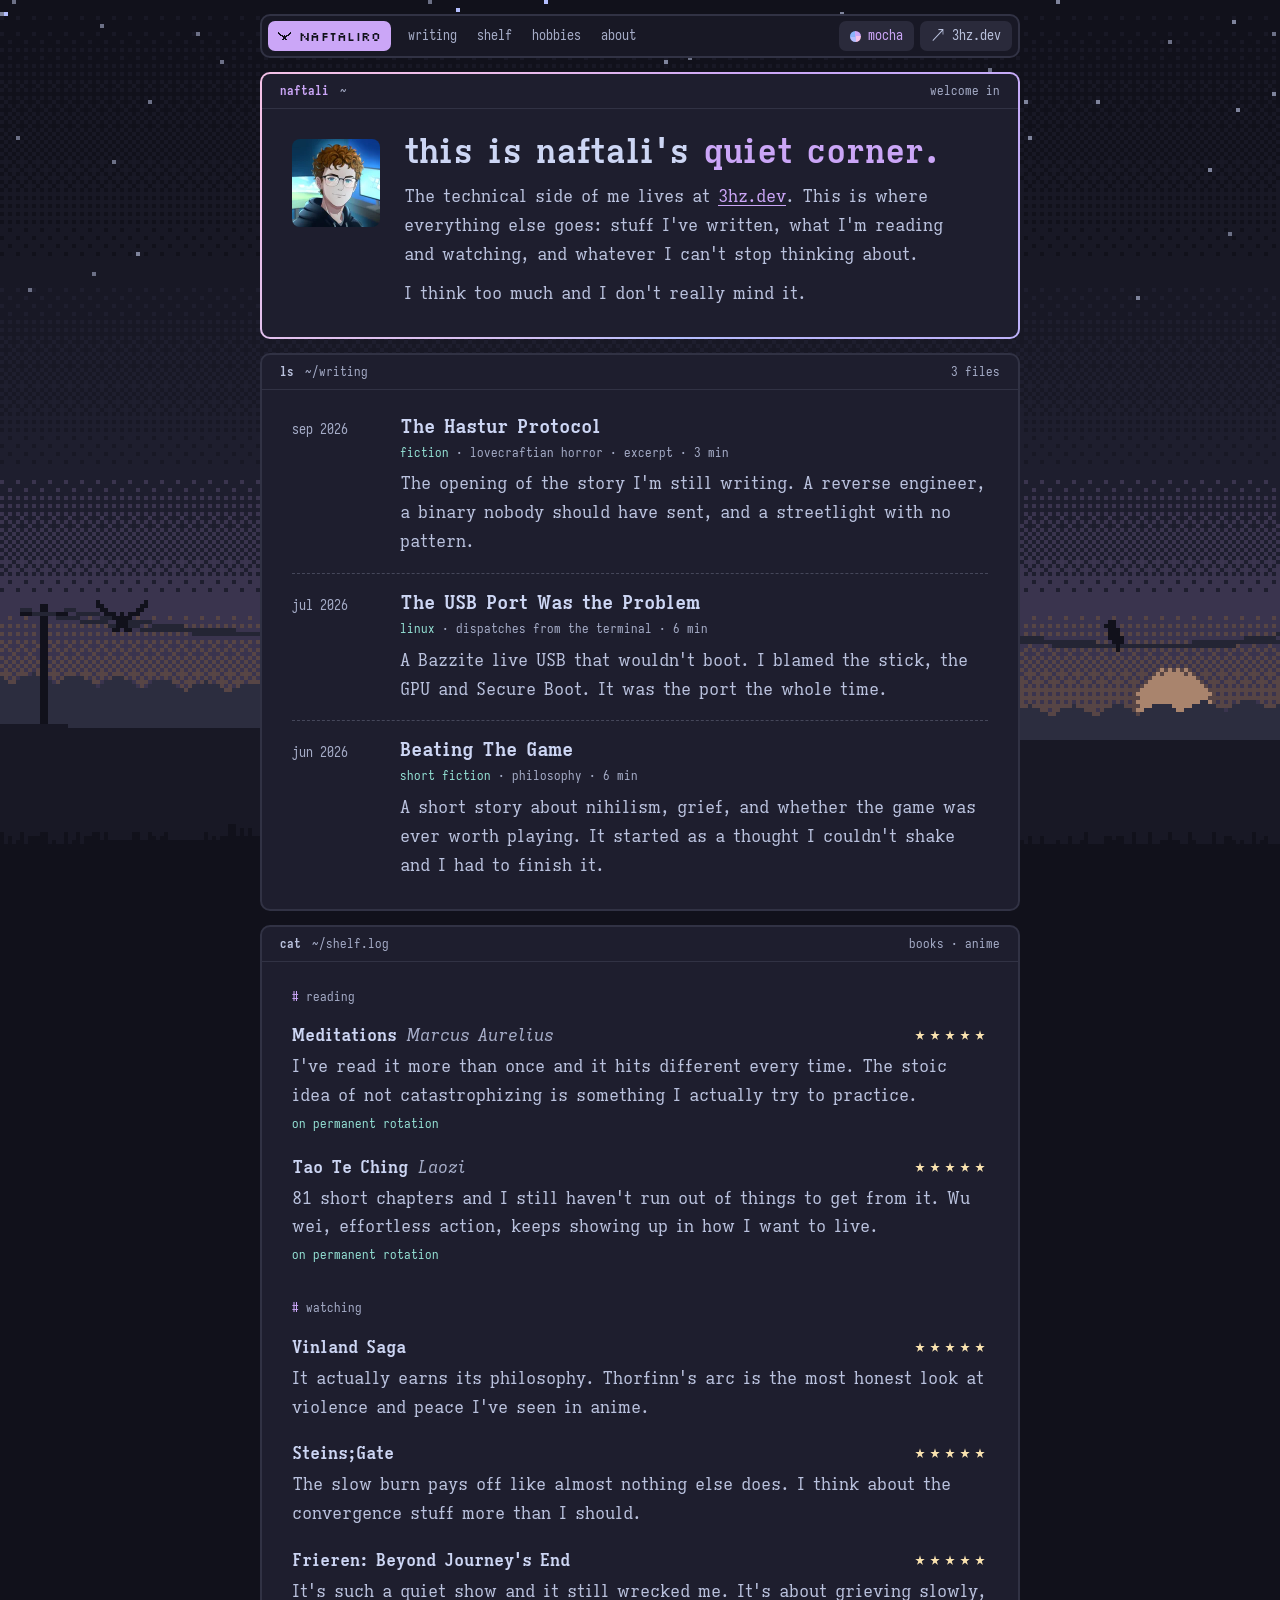
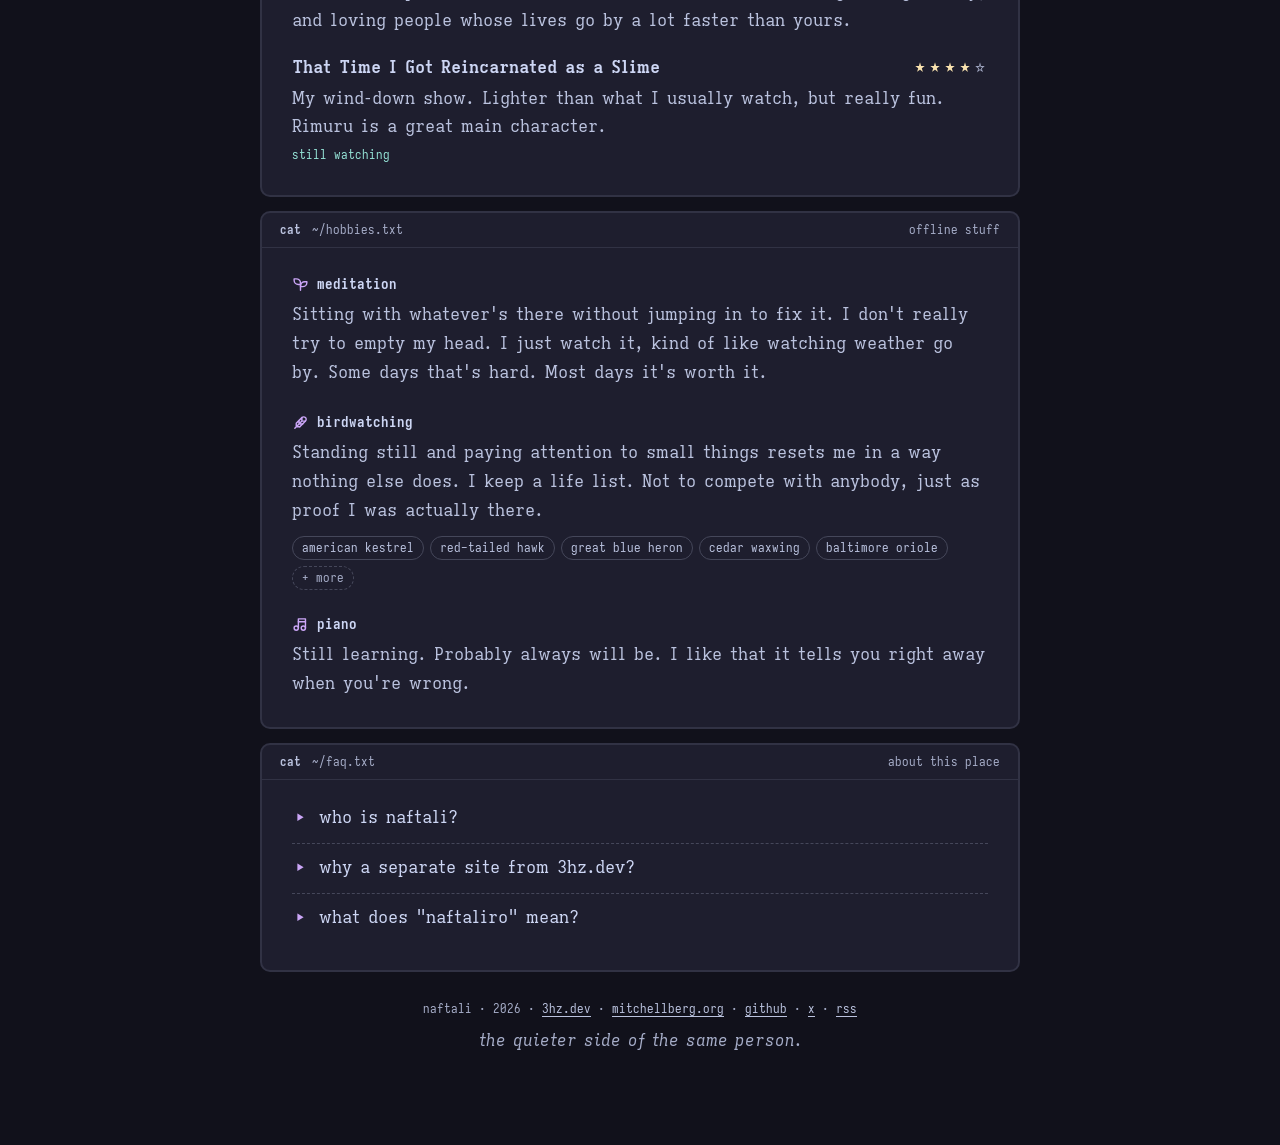
<file: index.html>
<!DOCTYPE html>
<html lang="en">
<head>
  <meta charset="utf-8">
  <meta name="viewport" content="width=device-width, initial-scale=1">
  <title>naftaliro · naftali's quiet corner</title>
  <meta name="description" content="naftali's quiet corner. short stories, write-ups, what i'm reading and watching, birds, and piano.">
  <link rel="canonical" href="https://naftaliro.dev/">
  <meta name="theme-color" content="#1e1e2e">
  <meta property="og:type" content="website">
  <meta property="og:title" content="naftaliro · naftali's quiet corner">
  <meta property="og:description" content="short stories, write-ups, what i'm reading and watching, birds, and piano.">
  <meta property="og:image" content="https://naftaliro.dev/assets/img/avatar-512.jpg">
  <meta property="og:url" content="https://naftaliro.dev/">
  <meta name="twitter:card" content="summary">
  <link rel="alternate" type="application/atom+xml" title="naftaliro.dev" href="/feed.xml">
  <link rel="icon" href="/favicon.svg" type="image/svg+xml">
  <link rel="icon" href="/favicon-32.png" sizes="32x32" type="image/png">
  <link rel="apple-touch-icon" href="/apple-touch-icon.png">
  <link rel="preload" href="/assets/fonts/etoile-400-normal.woff2" as="font" type="font/woff2" crossorigin>
  <link rel="stylesheet" href="/assets/css/style.css">

  <!-- pick the flavor before first paint so it doesn't flash mocha -->
  <script>
    try { var f = localStorage.getItem('flavor'); if (f) document.documentElement.dataset.flavor = f; } catch (e) {}
    document.documentElement.classList.add('js');
  </script>

  <script async src="https://www.googletagmanager.com/gtag/js?id=G-C80S6SM7N3"></script>
  <script>
    window.dataLayer = window.dataLayer || [];
    function gtag(){dataLayer.push(arguments);}
    gtag('js', new Date());
    gtag('config', 'G-C80S6SM7N3');
  </script>
</head>
<body>

<!-- icons (tabler, trimmed) -->
<svg width="0" height="0" style="position:absolute" aria-hidden="true">
  <defs>
    <symbol id="i-seedling" viewBox="0 0 24 24"><path d="M12 10a6 6 0 0 0 -6 -6h-3v2a6 6 0 0 0 6 6h3"/><path d="M12 14a6 6 0 0 1 6 -6h3v1a6 6 0 0 1 -6 6h-3"/><path d="M12 20l0 -10"/></symbol>
    <symbol id="i-feather" viewBox="0 0 24 24"><path d="M4 20l10 -10m0 -5v5h5m-9 -1v5h5m-9 -1v5h5m-5 -5l4 -4l4 -4"/><path d="M19 10c.638 -.636 1 -1.515 1 -2.486a3.515 3.515 0 0 0 -3.517 -3.514c-.97 0 -1.847 .367 -2.483 1m-3 13l4 -4l4 -4"/></symbol>
    <symbol id="i-music" viewBox="0 0 24 24"><path d="M3 17a3 3 0 1 0 6 0a3 3 0 0 0 -6 0"/><path d="M13 17a3 3 0 1 0 6 0a3 3 0 0 0 -6 0"/><path d="M9 17v-13h10v13"/><path d="M9 8h10"/></symbol>
  </defs>
</svg>

<!-- wallpaper. drawn in assets/js/main.js, it's the 3hz prairie at sunset -->
<canvas id="wall" aria-hidden="true"></canvas>

<a class="skip" href="#top">skip to content</a>

<header class="bar">
  <a class="bar-logo" href="/" aria-label="naftaliro home">
    <svg viewBox="0 0 13 8" aria-hidden="true"><path d="M0 0h1v1h-1zM12 0h1v1h-1zM0 1h2v1h-2zM11 1h2v1h-2zM1 2h2v1h-2zM10 2h2v1h-2zM2 3h3v1h-3zM6 3h1v1h-1zM8 3h3v1h-3zM4 4h5v1h-5zM5 5h3v1h-3zM5 6h3v1h-3zM4 7h2v1h-2zM7 7h2v1h-2z"/></svg>
    <span>naftaliro</span>
  </a>
  <nav class="nav" aria-label="sections">
    <a href="#writing">writing</a>
    <a href="#shelf">shelf</a>
    <a href="#hobbies">hobbies</a>
    <a href="#about">about</a>
  </nav>
  <div class="bar-mods">
    <button class="mod mod-flavor" id="flavor" type="button" title="switch catppuccin flavor (t)">
      <span class="swatch" aria-hidden="true"></span><span class="flavor-name">mocha</span>
    </button>
    <a class="mod mod-3hz" href="https://3hz.dev">↗<span> 3hz.dev</span></a>
  </div>
</header>

<main class="page" id="top">

  <section class="win main" aria-labelledby="t-hello">
    <header class="win-bar"><span class="win-title"><b>naftali</b> ~</span><span class="win-meta">welcome in</span></header>
    <div class="win-body hello">
      <img class="hello-pic" src="/assets/img/avatar-176.webp" srcset="/assets/img/avatar-176.webp 176w, /assets/img/avatar-352.webp 352w" sizes="88px" width="88" height="88" alt="drawing of me with curly hair and glasses, smiling, in a black hoodie">
      <div>
        <h1 id="t-hello">this is naftali's <span>quiet corner.</span></h1>
        <p>The technical side of me lives at <a href="https://3hz.dev">3hz.dev</a>. This is where everything else goes: stuff I've written, what I'm reading and watching, and whatever I can't stop thinking about.</p>
        <p>I think too much and I don't really mind it.</p>
      </div>
    </div>
  </section>

  <section class="win" id="writing" aria-labelledby="t-writing">
    <header class="win-bar"><h2 id="t-writing"><span class="sr-only">writing</span><span aria-hidden="true"><b>ls</b> ~/writing</span></h2><span class="win-meta">3 files</span></header>
    <div class="win-body">
      <ol class="posts">
        <li class="post">
          <p class="post-date"><time datetime="2026-09-28">sep 2026</time></p>
          <div>
            <h3 class="post-title"><a href="/the-hastur-protocol.html">The Hastur Protocol</a></h3>
            <p class="post-meta"><span class="tag">fiction</span> · lovecraftian horror · excerpt · 3 min</p>
            <p class="post-blurb">The opening of the story I'm still writing. A reverse engineer, a binary nobody should have sent, and a streetlight with no pattern.</p>
          </div>
        </li>
        <li class="post">
          <p class="post-date"><time datetime="2026-07-18">jul 2026</time></p>
          <div>
            <h3 class="post-title"><a href="/the-usb-port-was-the-problem.html">The USB Port Was the Problem</a></h3>
            <p class="post-meta"><span class="tag">linux</span> · dispatches from the terminal · 6 min</p>
            <p class="post-blurb">A Bazzite live USB that wouldn't boot. I blamed the stick, the GPU and Secure Boot. It was the port the whole time.</p>
          </div>
        </li>
        <li class="post">
          <p class="post-date"><time datetime="2026-06-05">jun 2026</time></p>
          <div>
            <h3 class="post-title"><a href="/beating-the-game.html">Beating The Game</a></h3>
            <p class="post-meta"><span class="tag">short fiction</span> · philosophy · 6 min</p>
            <p class="post-blurb">A short story about nihilism, grief, and whether the game was ever worth playing. It started as a thought I couldn't shake and I had to finish it.</p>
          </div>
        </li>
      </ol>
    </div>
  </section>

  <section class="win" id="shelf" aria-labelledby="t-shelf">
    <header class="win-bar"><h2 id="t-shelf"><span class="sr-only">reading and watching</span><span aria-hidden="true"><b>cat</b> ~/shelf.log</span></h2><span class="win-meta">books · anime</span></header>
    <div class="win-body">
      <h3 class="label">reading</h3>
      <ul class="shelf">
        <li>
          <p class="shelf-head"><cite>Meditations</cite> <span class="shelf-by">Marcus Aurelius</span> <span class="stars" role="img" aria-label="5 out of 5">★★★★★</span></p>
          <p class="shelf-take">I've read it more than once and it hits different every time. The stoic idea of not catastrophizing is something I actually try to practice.</p>
          <p class="shelf-status">on permanent rotation</p>
        </li>
        <li>
          <p class="shelf-head"><cite>Tao Te Ching</cite> <span class="shelf-by">Laozi</span> <span class="stars" role="img" aria-label="5 out of 5">★★★★★</span></p>
          <p class="shelf-take">81 short chapters and I still haven't run out of things to get from it. Wu wei, effortless action, keeps showing up in how I want to live.</p>
          <p class="shelf-status">on permanent rotation</p>
        </li>
      </ul>

      <h3 class="label">watching</h3>
      <ul class="shelf">
        <li>
          <p class="shelf-head"><cite>Vinland Saga</cite> <span class="stars" role="img" aria-label="5 out of 5">★★★★★</span></p>
          <p class="shelf-take">It actually earns its philosophy. Thorfinn's arc is the most honest look at violence and peace I've seen in anime.</p>
        </li>
        <li>
          <p class="shelf-head"><cite>Steins;Gate</cite> <span class="stars" role="img" aria-label="5 out of 5">★★★★★</span></p>
          <p class="shelf-take">The slow burn pays off like almost nothing else does. I think about the convergence stuff more than I should.</p>
        </li>
        <li>
          <p class="shelf-head"><cite>Frieren: Beyond Journey's End</cite> <span class="stars" role="img" aria-label="5 out of 5">★★★★★</span></p>
          <p class="shelf-take">It's such a quiet show and it still wrecked me. It's about grieving slowly, and loving people whose lives go by a lot faster than yours.</p>
        </li>
        <li>
          <p class="shelf-head"><cite>That Time I Got Reincarnated as a Slime</cite> <span class="stars" role="img" aria-label="4 out of 5">★★★★<span class="off">☆</span></span></p>
          <p class="shelf-take">My wind-down show. Lighter than what I usually watch, but really fun. Rimuru is a great main character.</p>
          <p class="shelf-status">still watching</p>
        </li>
      </ul>
    </div>
  </section>

  <section class="win" id="hobbies" aria-labelledby="t-hobbies">
    <header class="win-bar"><h2 id="t-hobbies"><span class="sr-only">hobbies</span><span aria-hidden="true"><b>cat</b> ~/hobbies.txt</span></h2><span class="win-meta">offline stuff</span></header>
    <div class="win-body">
      <div class="hobby">
        <h3><svg class="ic" aria-hidden="true"><use href="#i-seedling"/></svg>meditation</h3>
        <p>Sitting with whatever's there without jumping in to fix it. I don't really try to empty my head. I just watch it, kind of like watching weather go by. Some days that's hard. Most days it's worth it.</p>
      </div>
      <div class="hobby">
        <h3><svg class="ic" aria-hidden="true"><use href="#i-feather"/></svg>birdwatching</h3>
        <p>Standing still and paying attention to small things resets me in a way nothing else does. I keep a life list. Not to compete with anybody, just as proof I was actually there.</p>
        <ul class="birds">
          <li>american kestrel</li>
          <li>red-tailed hawk</li>
          <li>great blue heron</li>
          <li>cedar waxwing</li>
          <li>baltimore oriole</li>
          <li class="more">+ more</li>
        </ul>
      </div>
      <div class="hobby">
        <h3><svg class="ic" aria-hidden="true"><use href="#i-music"/></svg>piano</h3>
        <p>Still learning. Probably always will be. I like that it tells you right away when you're wrong.</p>
      </div>
    </div>
  </section>

  <section class="win" id="about" aria-labelledby="t-about">
    <header class="win-bar"><h2 id="t-about"><span class="sr-only">about this place</span><span aria-hidden="true"><b>cat</b> ~/faq.txt</span></h2><span class="win-meta">about this place</span></header>
    <div class="win-body qa">
      <details>
        <summary>who is naftali?</summary>
        <p>Naftali is my Hebrew name, the one people who actually know me use. Online I'm kestrel or 3hz. This site sits somewhere between public and private. The professional version of me is at <a href="https://mitchellberg.org">mitchellberg.org</a>.</p>
      </details>
      <details>
        <summary>why a separate site from 3hz.dev?</summary>
        <p>3hz.dev is the alias: security, linux, the technical stuff. This one is for everything that doesn't fit there, like writing and what I'm reading and thinking about. It's softer and less organized, and that's on purpose.</p>
      </details>
      <details>
        <summary>what does "naftaliro" mean?</summary>
        <p>Naftali is a Hebrew name that means "my struggle" or "one who wrestles." The "ro" is just what I added to get a handle nobody had taken yet. I like that the name is about effort. The wrestling is the point.</p>
      </details>
    </div>
  </section>

</main>

<footer class="foot">
  <p>naftali · 2026 · <a href="https://3hz.dev">3hz.dev</a> · <a href="https://mitchellberg.org">mitchellberg.org</a> · <a href="https://github.com/Naftaliro">github</a> · <a href="https://x.com/kestrel_dev">x</a> · <a href="/feed.xml">rss</a></p>
  <p class="foot-line">the quieter side of the same person.</p>
</footer>

<script src="/assets/js/main.js" defer></script>
</body>
</html>
</file>
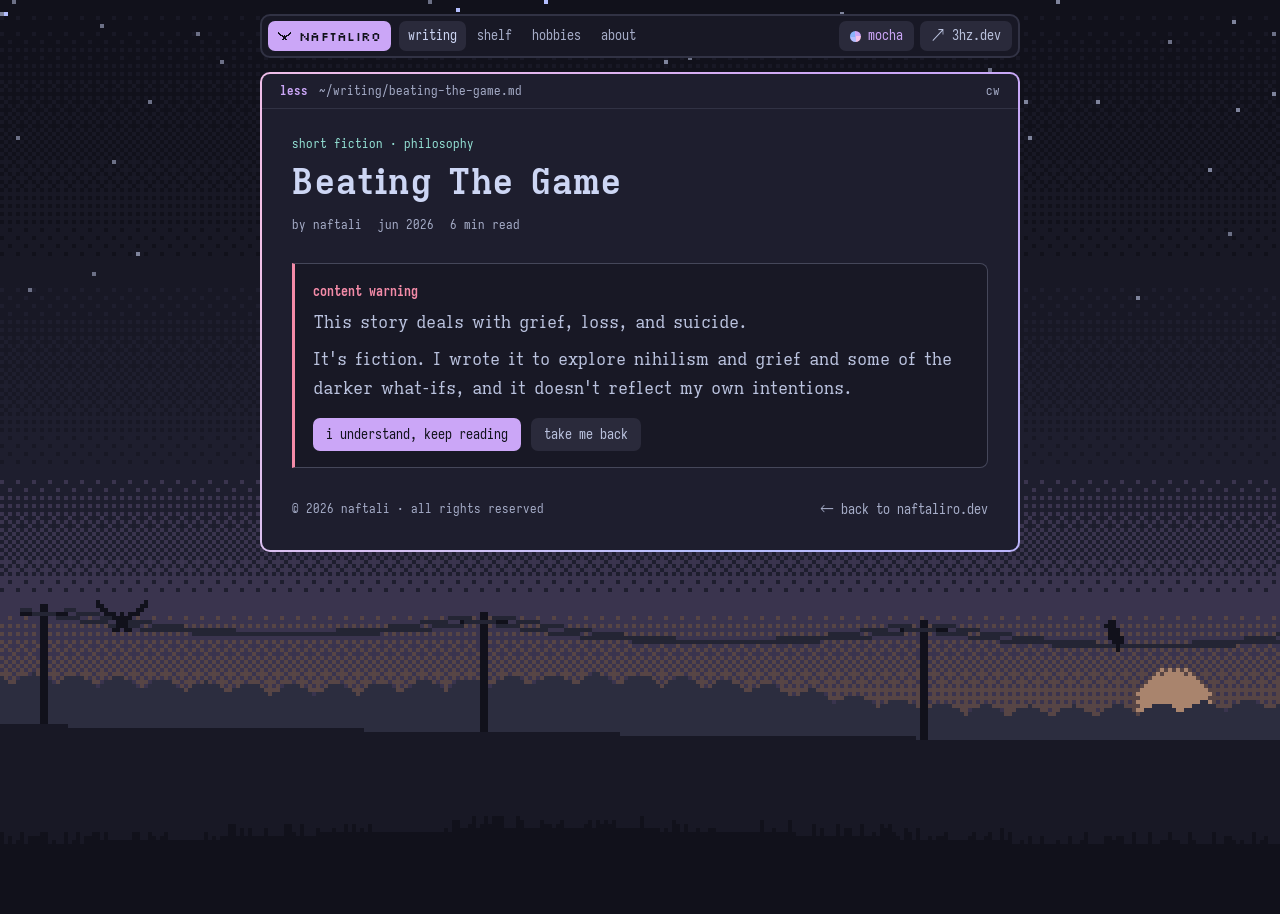
<file: beating-the-game.html>
<!DOCTYPE html>
<html lang="en">
<head>
  <meta charset="utf-8">
  <meta name="viewport" content="width=device-width, initial-scale=1">
  <title>Beating The Game · naftaliro</title>
  <meta name="description" content="Beating The Game, a short story by naftali about nihilism, grief, and whether the game was ever worth playing.">
  <link rel="canonical" href="https://naftaliro.dev/beating-the-game.html">
  <meta name="theme-color" content="#1e1e2e">
  <meta property="og:type" content="article">
  <meta property="og:title" content="Beating The Game">
  <meta property="og:description" content="A short story about nihilism, grief, and whether the game was ever worth playing.">
  <meta property="og:image" content="https://naftaliro.dev/assets/img/avatar-512.jpg">
  <meta property="og:url" content="https://naftaliro.dev/beating-the-game.html">
  <meta name="twitter:card" content="summary">
  <link rel="alternate" type="application/atom+xml" title="naftaliro.dev" href="/feed.xml">
  <link rel="icon" href="/favicon.svg" type="image/svg+xml">
  <link rel="icon" href="/favicon-32.png" sizes="32x32" type="image/png">
  <link rel="apple-touch-icon" href="/apple-touch-icon.png">
  <link rel="preload" href="/assets/fonts/etoile-400-normal.woff2" as="font" type="font/woff2" crossorigin>
  <link rel="stylesheet" href="/assets/css/style.css">
  <script>
    try { var f = localStorage.getItem('flavor'); if (f) document.documentElement.dataset.flavor = f; } catch (e) {}
    document.documentElement.classList.add('js');
  </script>

  <script async src="https://www.googletagmanager.com/gtag/js?id=G-C80S6SM7N3"></script>
  <script>
    window.dataLayer = window.dataLayer || [];
    function gtag(){dataLayer.push(arguments);}
    gtag('js', new Date());
    gtag('config', 'G-C80S6SM7N3');
  </script>
</head>
<body>

<canvas id="wall" aria-hidden="true"></canvas>

<a class="skip" href="#top">skip to content</a>

<header class="bar">
  <a class="bar-logo" href="/" aria-label="naftaliro home">
    <svg viewBox="0 0 13 8" aria-hidden="true"><path d="M0 0h1v1h-1zM12 0h1v1h-1zM0 1h2v1h-2zM11 1h2v1h-2zM1 2h2v1h-2zM10 2h2v1h-2zM2 3h3v1h-3zM6 3h1v1h-1zM8 3h3v1h-3zM4 4h5v1h-5zM5 5h3v1h-3zM5 6h3v1h-3zM4 7h2v1h-2zM7 7h2v1h-2z"/></svg>
    <span>naftaliro</span>
  </a>
  <nav class="nav" aria-label="sections">
    <a href="/#writing" aria-current="page">writing</a>
    <a href="/#shelf">shelf</a>
    <a href="/#hobbies">hobbies</a>
    <a href="/#about">about</a>
  </nav>
  <div class="bar-mods">
    <button class="mod mod-flavor" id="flavor" type="button" title="switch catppuccin flavor (t)">
      <span class="swatch" aria-hidden="true"></span><span class="flavor-name">mocha</span>
    </button>
    <a class="mod mod-3hz" href="https://3hz.dev">↗<span> 3hz.dev</span></a>
  </div>
</header>

<main class="page" id="top">
  <article class="win main" aria-labelledby="t-story">
    <header class="win-bar"><span class="win-title"><b>less</b> ~/writing/beating-the-game.md</span><span class="win-meta" id="pos">less</span></header>
    <div class="win-body">

      <header class="art-head">
        <p class="art-tags">short fiction · philosophy</p>
        <h1 id="t-story">Beating The Game</h1>
        <p class="art-meta"><span>by naftali</span><span><time datetime="2026-06-05">jun 2026</time></span><span>6 min read</span></p>
      </header>

      <section class="cw" aria-labelledby="t-cw">
        <h2 id="t-cw">content warning</h2>
        <p>This story deals with grief, loss, and suicide.</p>
        <p>It's fiction. I wrote it to explore nihilism and grief and some of the darker what-ifs, and it doesn't reflect my own intentions.</p>
        <div class="cw-actions">
          <button class="btn" id="cw-go" type="button">i understand, keep reading</button>
          <a class="btn ghost" href="/">take me back</a>
        </div>
      </section>

      <div class="prose gated" id="story-start" tabindex="-1">

        <p>He had always known that biology was a series of fragile coincidences, but he hadn't expected the math to fail him on a Saturday night. Watching anime and eating fast food on the couch had been the plan for the evening when it all changed. The phone rang with his brother's caller ID. "Something's wrong" was barely intelligible through his brother's shaken and audibly hysterical voice. "It's Stella," he muttered. "She can't get up."</p>

        <p>He was an hour away from his brother, who had been home alone with Stella during the incident. He dropped what he was doing and started his car, beginning a race against time. Thoughts flooded his mind: Why now? She's only nine. Too young. She'll be okay. That last thought was the one he rested with until he arrived on the scene.</p>

        <p>He found a nightmare in the living room. Stella, his sweet puppy, was dragging herself across the floor in a grotesque, permanent squat, her eyes wide with a confusion that felt like a personal accusation. She was visibly broken, unable to stand, crying out for help. "We have to go," he said, his voice sounding hollow. He hauled her into the car, her weight feeling more like lead than fur. As he sped toward the animal hospital, the silence in the car was heavy, broken only by his brother's quiet sobbing and the crushing weight of a realization he couldn't outrun: it was over.</p>

        <p>Upon arrival at those see-through doors and fluorescent lights, he broke. Crying and unable to speak, he opened the doors. The staff moved with a practiced, scripted efficiency. Be careful, he thought as they loaded her onto a gurney. Slower. Don't hurt her. No words left his mouth then.</p>

        <p>As they assessed the situation, he was informed of a slipped disk. He understood the rest immediately. While the vet spoke of a 25-50% recovery rate and ten thousand dollars in surgeries, he only thought of the nine years he had spent loving her. He was offered a choice: end her suffering now, or prolong her time to satisfy his own greed at the expense of her quality of life. He chose to leave her with the good memories she had.</p>

        <p>Before he knew it, the time had come. In a sterile room with Stella and a stranger, the technician inserted the IV. As he grasped her, his breath shallow, the vet muttered the final words: "She knows you love her."</p>

        <p>His mind flared with a sudden, jagged resentment. You don't know this, he thought. She's horrified, she's in a place she doesn't know, and this is how she leaves. As the life left her eyes, a single plea emerged from the chaos: Please God, let her continue. Why should a soul like this have to end?</p>

        <p>In the weeks that followed, the silence of the house grew heavy. He returned to a space that was no longer a home, but an architecture of absences. He would stand in the entryway for minutes, keys still in hand, staring at the empty corner of the couch where a ghost should have been stirring. Sometimes he'd smile as if she could see him still. He began to realize that memory was just a haunting of the nervous system, a cruel trick of biology that kept him reaching for a hand that wasn't there.</p>

        <p>One evening, a piece of popcorn slipped from his fingers and hit the hardwood with a sharp clack. He froze, his body tensing in anticipation of the familiar scramble of paws. Nothing moved. He stared at the small, yellow kernel. In the old world, that was a moment of connection. Now, it was just organic matter on a dead surface. The "three-second rule" had been replaced by the "eternal rule": things that fell stayed where they landed. He felt like a machine with a broken gear, spinning fruitlessly in the dark.</p>

        <p>Six months later, the phone rang again. It wasn't his brother this time; it was his mother, her voice thin like old paper. His grandfather was gone. A heart that had simply decided eighty years was enough.</p>

        <p>He didn't cry. He just sat at his kitchen table, staring at the vet bill for Stella that he still hadn't filed away. Twenty-four hundred dollars for a dog that was now a box of ashes on the mantle. He looked at the total and then at the empty chair across from him. It was a predatory loan. The universe gave you a dog, a mother, a grandfather, and a sliver of joy, but it always came back to collect with a hundred percent interest in the form of grief. The longer you lived, the more interest you owed.</p>

        <p>He tried to fight it once. His brother, Leo, came over with a bottle of whiskey and a comedy he'd seen a dozen times. They sat on the couch, and for twenty minutes, Arthur tried. He forced a laugh at a slapstick joke, but the sound felt wrong in the quiet room, brittle and thin. Afterward, they went for a walk to clear their heads. A woman passed them with a Golden Retriever, the dog's tail thumping happily against her leg.</p>

        <p>Leo smiled, but Arthur felt his stomach turn. He didn't see a dog; he saw a future tragedy in a fur coat. He saw the woman in ten years, standing in a fluorescent room, holding a lead-heavy body. He realized then that he was faking his way through a world of ghosts. He pulled his jacket tighter and went home early.</p>

        <p>He stopped answering the door after that. When Leo came by, pounding on the wood, Arthur watched from the shadows. He didn't see a brother; he saw a future funeral. To let him in was to sign another contract for future agony. He needed to freeze his love for Stella and his grandfather in time before it eroded into gray, clinical data.</p>

        <p>"I refuse to play by the rules," he whispered. The rules were simple: you love, you lose, and you stay until the house takes everything. But he had found a loophole. If he left the table while he still had a few chips left, the house couldn't take them. He could run with his winnings and exit on his own terms.</p>

        <p>It wasn't about sadness anymore; it was about mercy. By ending the story himself, he was taking the pen away from a cruel universe.</p>

        <p>He sat at his desk and picked up a single slip of paper. He began to write the story of the math that had driven him here. But as he reached the end, his hand began to shake. He looked at a polaroid of Stella tucked into the corner of his monitor. For a second, the "logic" felt like a lie. He felt a sudden, desperate urge to call Leo, to say he was sorry, to ask for one more whiskey.</p>

        <p>He gripped the pen until his knuckles turned white, forcing the intrusive doubt back into the dark. He couldn't go back. He wouldn't pay the interest anymore.</p>

        <p>He unholstered the firearm and ensured there was a round in the chamber. As he pressed the cold barrel against his temple, one final thought remained: <em>This way, I shall never feel the weight of loss again. I have loved, and I have paid enough.</em></p>

        <p>Later, there would be a gravestone in a quiet corner of the cemetery. There was no grand statement on the marble, no explanation for the choice he had made. There was only a simple name and the dates that marked his time at the table of life.</p>

        <p>Underneath the simple grass, in a silence that no longer felt like an intruder, lay Arthur.</p>

      </div>

      <div class="gated">
        <p class="end" aria-hidden="true">(END)</p>

        <aside class="help" aria-label="support">
          <strong>if you need someone</strong>
          If this brought up hard feelings, you don't have to sit with them alone. Call or text <a href="https://988lifeline.org">988</a> (Suicide &amp; Crisis Lifeline, any time), or text HOME to 741741 for the <a href="https://www.crisistextline.org">Crisis Text Line</a>.
        </aside>
      </div>

      <footer class="art-foot">
        <span>© 2026 naftali · all rights reserved</span>
        <a class="back" href="/">← back to naftaliro.dev</a>
      </footer>
    </div>
  </article>
</main>

<script src="/assets/js/main.js" defer></script>
</body>
</html>
</file>
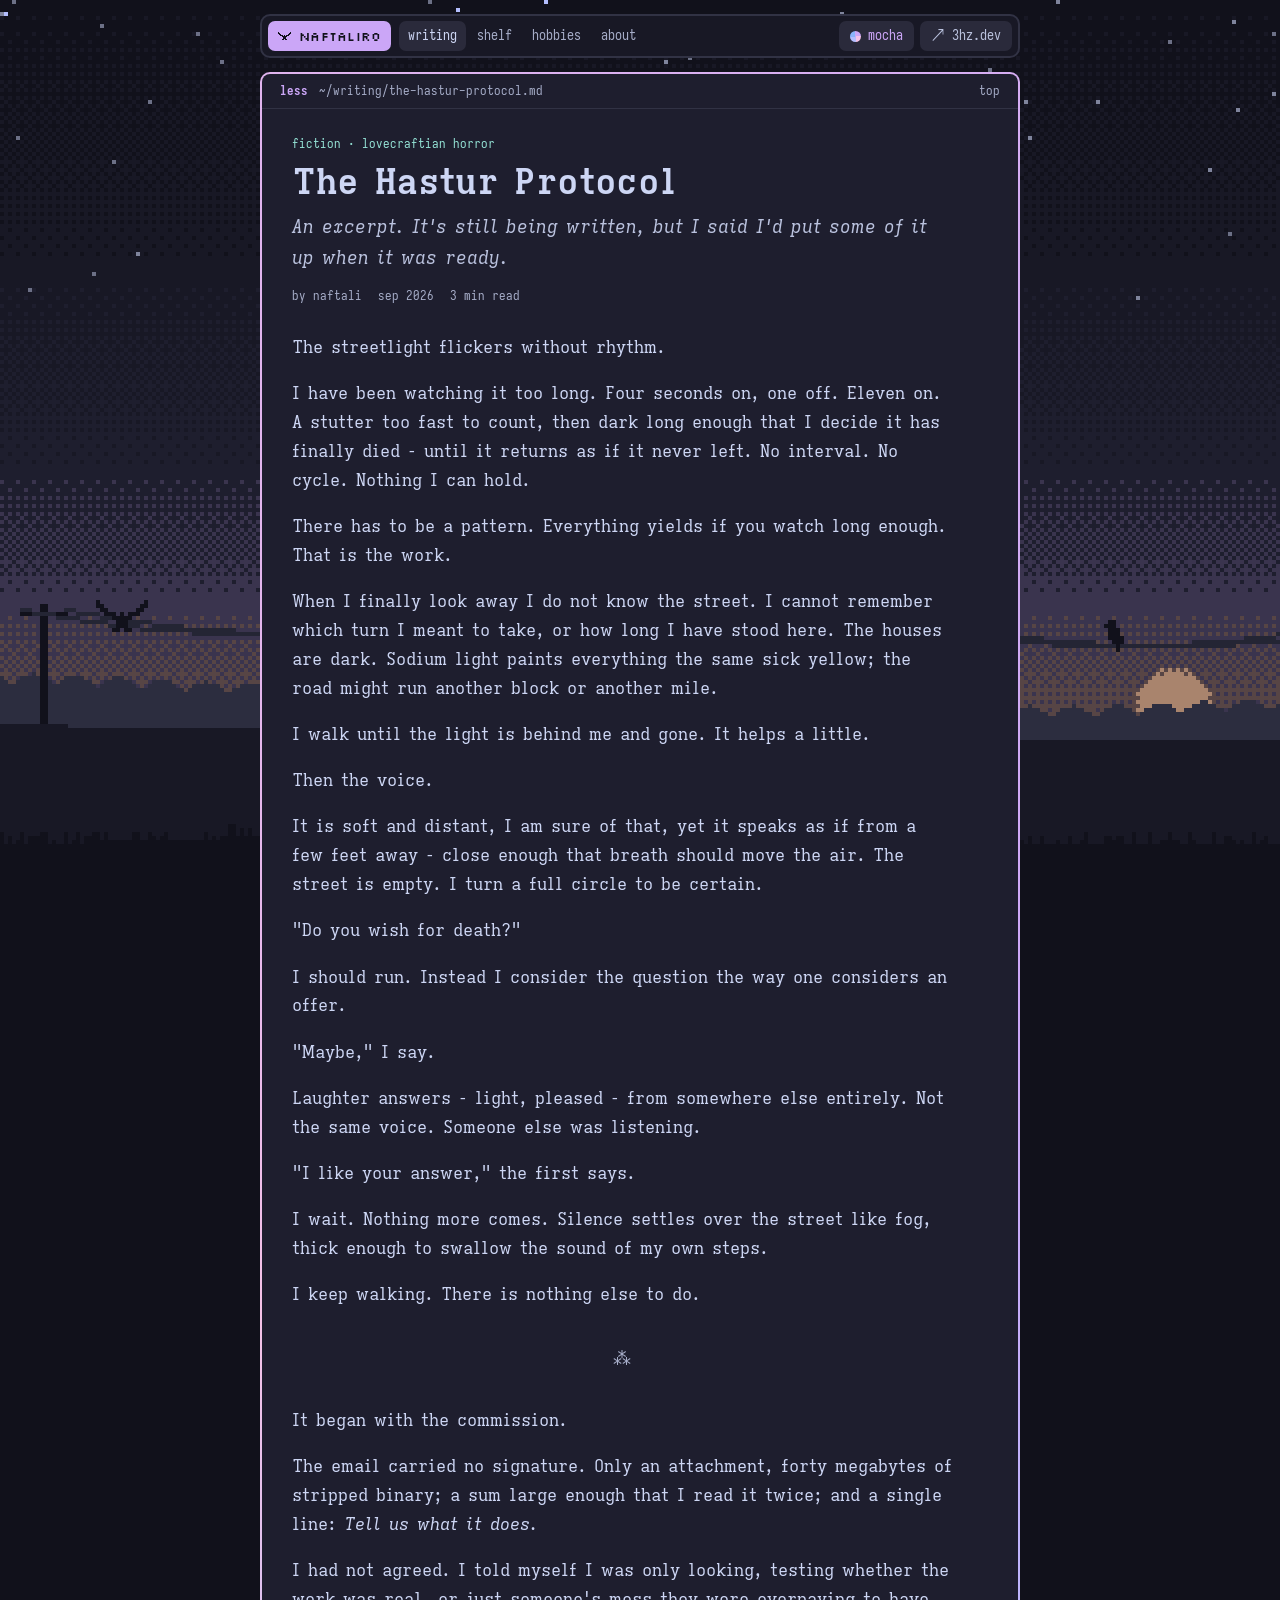
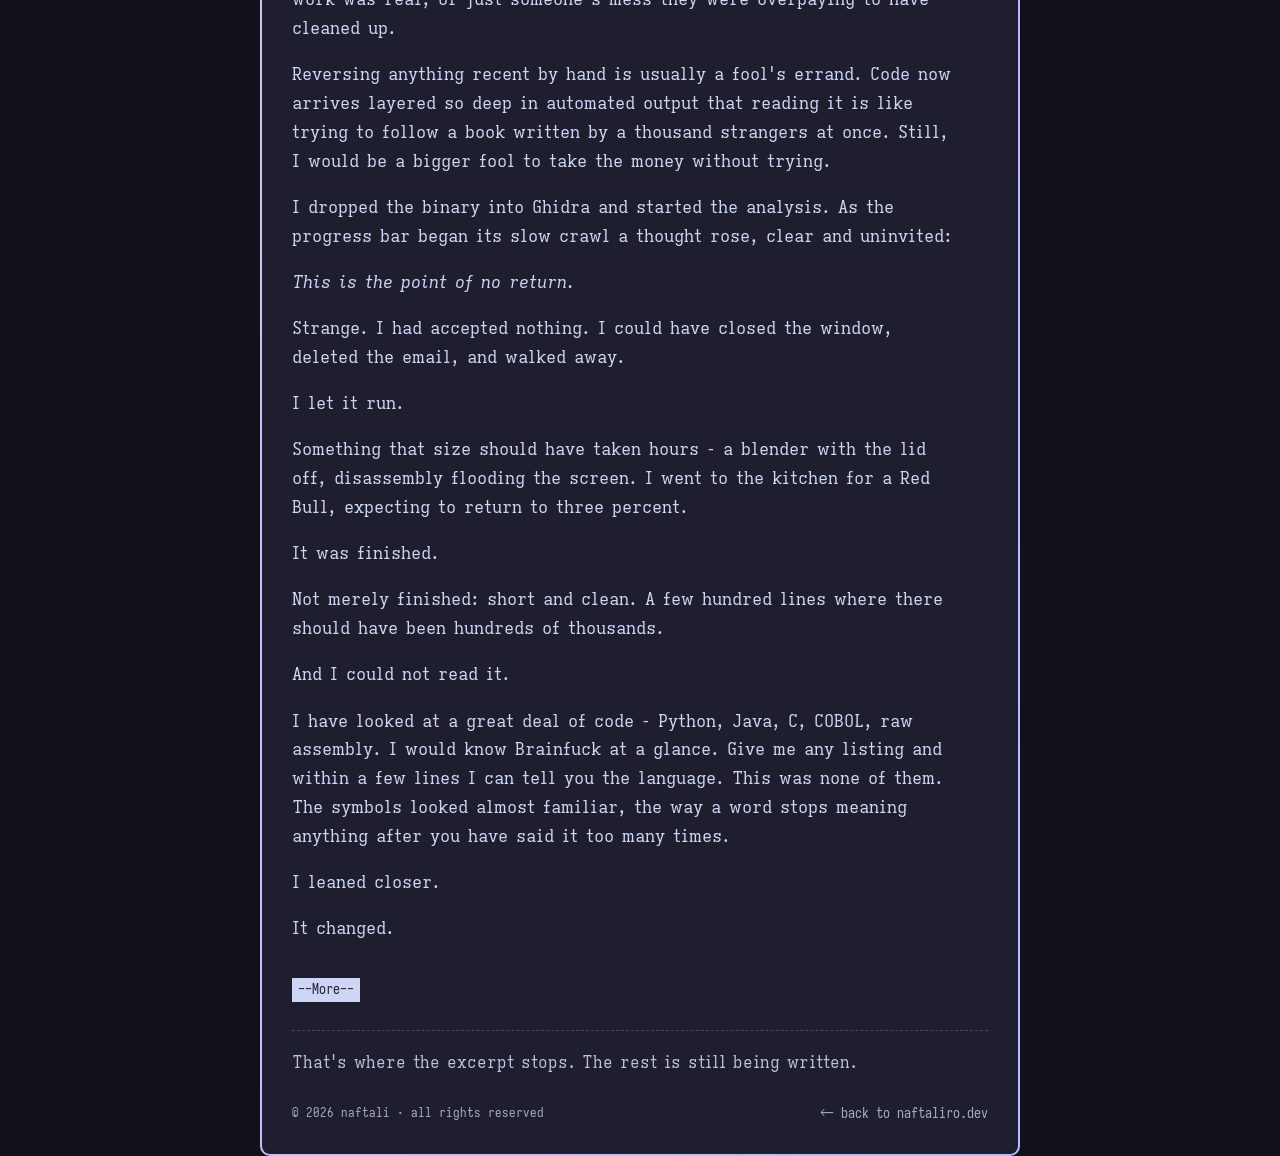
<file: the-hastur-protocol.html>
<!DOCTYPE html>
<html lang="en">
<head>
  <meta charset="utf-8">
  <meta name="viewport" content="width=device-width, initial-scale=1">
  <title>The Hastur Protocol · naftaliro</title>
  <meta name="description" content="An excerpt from The Hastur Protocol, a lovecraftian horror story naftali is still writing.">
  <link rel="canonical" href="https://naftaliro.dev/the-hastur-protocol.html">
  <meta name="theme-color" content="#1e1e2e">
  <meta property="og:type" content="article">
  <meta property="og:title" content="The Hastur Protocol">
  <meta property="og:description" content="The opening of a lovecraftian horror story I'm still writing. A reverse engineer, a binary nobody should have sent, and a streetlight with no pattern.">
  <meta property="og:image" content="https://naftaliro.dev/assets/img/avatar-512.jpg">
  <meta property="og:url" content="https://naftaliro.dev/the-hastur-protocol.html">
  <meta name="twitter:card" content="summary">
  <link rel="alternate" type="application/atom+xml" title="naftaliro.dev" href="/feed.xml">
  <link rel="icon" href="/favicon.svg" type="image/svg+xml">
  <link rel="icon" href="/favicon-32.png" sizes="32x32" type="image/png">
  <link rel="apple-touch-icon" href="/apple-touch-icon.png">
  <link rel="preload" href="/assets/fonts/etoile-400-normal.woff2" as="font" type="font/woff2" crossorigin>
  <link rel="stylesheet" href="/assets/css/style.css">
  <script>
    try { var f = localStorage.getItem('flavor'); if (f) document.documentElement.dataset.flavor = f; } catch (e) {}
    document.documentElement.classList.add('js');
  </script>

  <script async src="https://www.googletagmanager.com/gtag/js?id=G-C80S6SM7N3"></script>
  <script>
    window.dataLayer = window.dataLayer || [];
    function gtag(){dataLayer.push(arguments);}
    gtag('js', new Date());
    gtag('config', 'G-C80S6SM7N3');
  </script>
</head>
<body>

<canvas id="wall" aria-hidden="true"></canvas>

<a class="skip" href="#top">skip to content</a>

<header class="bar">
  <a class="bar-logo" href="/" aria-label="naftaliro home">
    <svg viewBox="0 0 13 8" aria-hidden="true"><path d="M0 0h1v1h-1zM12 0h1v1h-1zM0 1h2v1h-2zM11 1h2v1h-2zM1 2h2v1h-2zM10 2h2v1h-2zM2 3h3v1h-3zM6 3h1v1h-1zM8 3h3v1h-3zM4 4h5v1h-5zM5 5h3v1h-3zM5 6h3v1h-3zM4 7h2v1h-2zM7 7h2v1h-2z"/></svg>
    <span>naftaliro</span>
  </a>
  <nav class="nav" aria-label="sections">
    <a href="/#writing" aria-current="page">writing</a>
    <a href="/#shelf">shelf</a>
    <a href="/#hobbies">hobbies</a>
    <a href="/#about">about</a>
  </nav>
  <div class="bar-mods">
    <button class="mod mod-flavor" id="flavor" type="button" title="switch catppuccin flavor (t)">
      <span class="swatch" aria-hidden="true"></span><span class="flavor-name">mocha</span>
    </button>
    <a class="mod mod-3hz" href="https://3hz.dev">↗<span> 3hz.dev</span></a>
  </div>
</header>

<main class="page" id="top">
  <article class="win main" aria-labelledby="t-story">
    <header class="win-bar"><span class="win-title"><b>less</b> ~/writing/the-hastur-protocol.md</span><span class="win-meta" id="pos">less</span></header>
    <div class="win-body">

      <header class="art-head">
        <p class="art-tags">fiction · lovecraftian horror</p>
        <h1 id="t-story">The Hastur Protocol</h1>
        <p class="art-deck">An excerpt. It's still being written, but I said I'd put some of it up when it was ready.</p>
        <p class="art-meta"><span>by naftali</span><span><time datetime="2026-09-28">sep 2026</time></span><span>3 min read</span></p>
      </header>

      <div class="prose" id="story-start" tabindex="-1">

        <p>The streetlight flickers without rhythm.</p>

        <p>I have been watching it too long. Four seconds on, one off. Eleven on. A stutter too fast to count, then dark long enough that I decide it has finally died&nbsp;- until it returns as if it never left. No interval. No cycle. Nothing I can hold.</p>

        <p>There has to be a pattern. Everything yields if you watch long enough. That is the work.</p>

        <p>When I finally look away I do not know the street. I cannot remember which turn I meant to take, or how long I have stood here. The houses are dark. Sodium light paints everything the same sick yellow; the road might run another block or another mile.</p>

        <p>I walk until the light is behind me and gone. It helps a little.</p>

        <p>Then the voice.</p>

        <p>It is soft and distant, I am sure of that, yet it speaks as if from a few feet away&nbsp;- close enough that breath should move the air. The street is empty. I turn a full circle to be certain.</p>

        <p>"Do you wish for death?"</p>

        <p>I should run. Instead I consider the question the way one considers an offer.</p>

        <p>"Maybe," I say.</p>

        <p>Laughter answers&nbsp;- light, pleased&nbsp;- from somewhere else entirely. Not the same voice. Someone else was listening.</p>

        <p>"I like your answer," the first says.</p>

        <p>I wait. Nothing more comes. Silence settles over the street like fog, thick enough to swallow the sound of my own steps.</p>

        <p>I keep walking. There is nothing else to do.</p>

        <hr>

        <p>It began with the commission.</p>

        <p>The email carried no signature. Only an attachment, forty megabytes of stripped binary; a sum large enough that I read it twice; and a single line: <em>Tell us what it does.</em></p>

        <p>I had not agreed. I told myself I was only looking, testing whether the work was real, or just someone's mess they were overpaying to have cleaned up.</p>

        <p>Reversing anything recent by hand is usually a fool's errand. Code now arrives layered so deep in automated output that reading it is like trying to follow a book written by a thousand strangers at once. Still, I would be a bigger fool to take the money without trying.</p>

        <p>I dropped the binary into Ghidra and started the analysis. As the progress bar began its slow crawl a thought rose, clear and uninvited:</p>

        <p><em>This is the point of no return.</em></p>

        <p>Strange. I had accepted nothing. I could have closed the window, deleted the email, and walked away.</p>

        <p>I let it run.</p>

        <p>Something that size should have taken hours&nbsp;- a blender with the lid off, disassembly flooding the screen. I went to the kitchen for a Red Bull, expecting to return to three percent.</p>

        <p>It was finished.</p>

        <p>Not merely finished: short and clean. A few hundred lines where there should have been hundreds of thousands.</p>

        <p>And I could not read it.</p>

        <p>I have looked at a great deal of code&nbsp;- Python, Java, C, COBOL, raw assembly. I would know Brainfuck at a glance. Give me any listing and within a few lines I can tell you the language. This was none of them. The symbols looked almost familiar, the way a word stops meaning anything after you have said it too many times.</p>

        <p>I leaned closer.</p>

        <p>It changed.</p>

      </div>

      <p class="end" aria-hidden="true">--More--</p>
      <p class="after">That's where the excerpt stops. The rest is still being written.</p>

      <footer class="art-foot">
        <span>© 2026 naftali · all rights reserved</span>
        <a class="back" href="/">← back to naftaliro.dev</a>
      </footer>
    </div>
  </article>
</main>

<script src="/assets/js/main.js" defer></script>
</body>
</html>
</file>
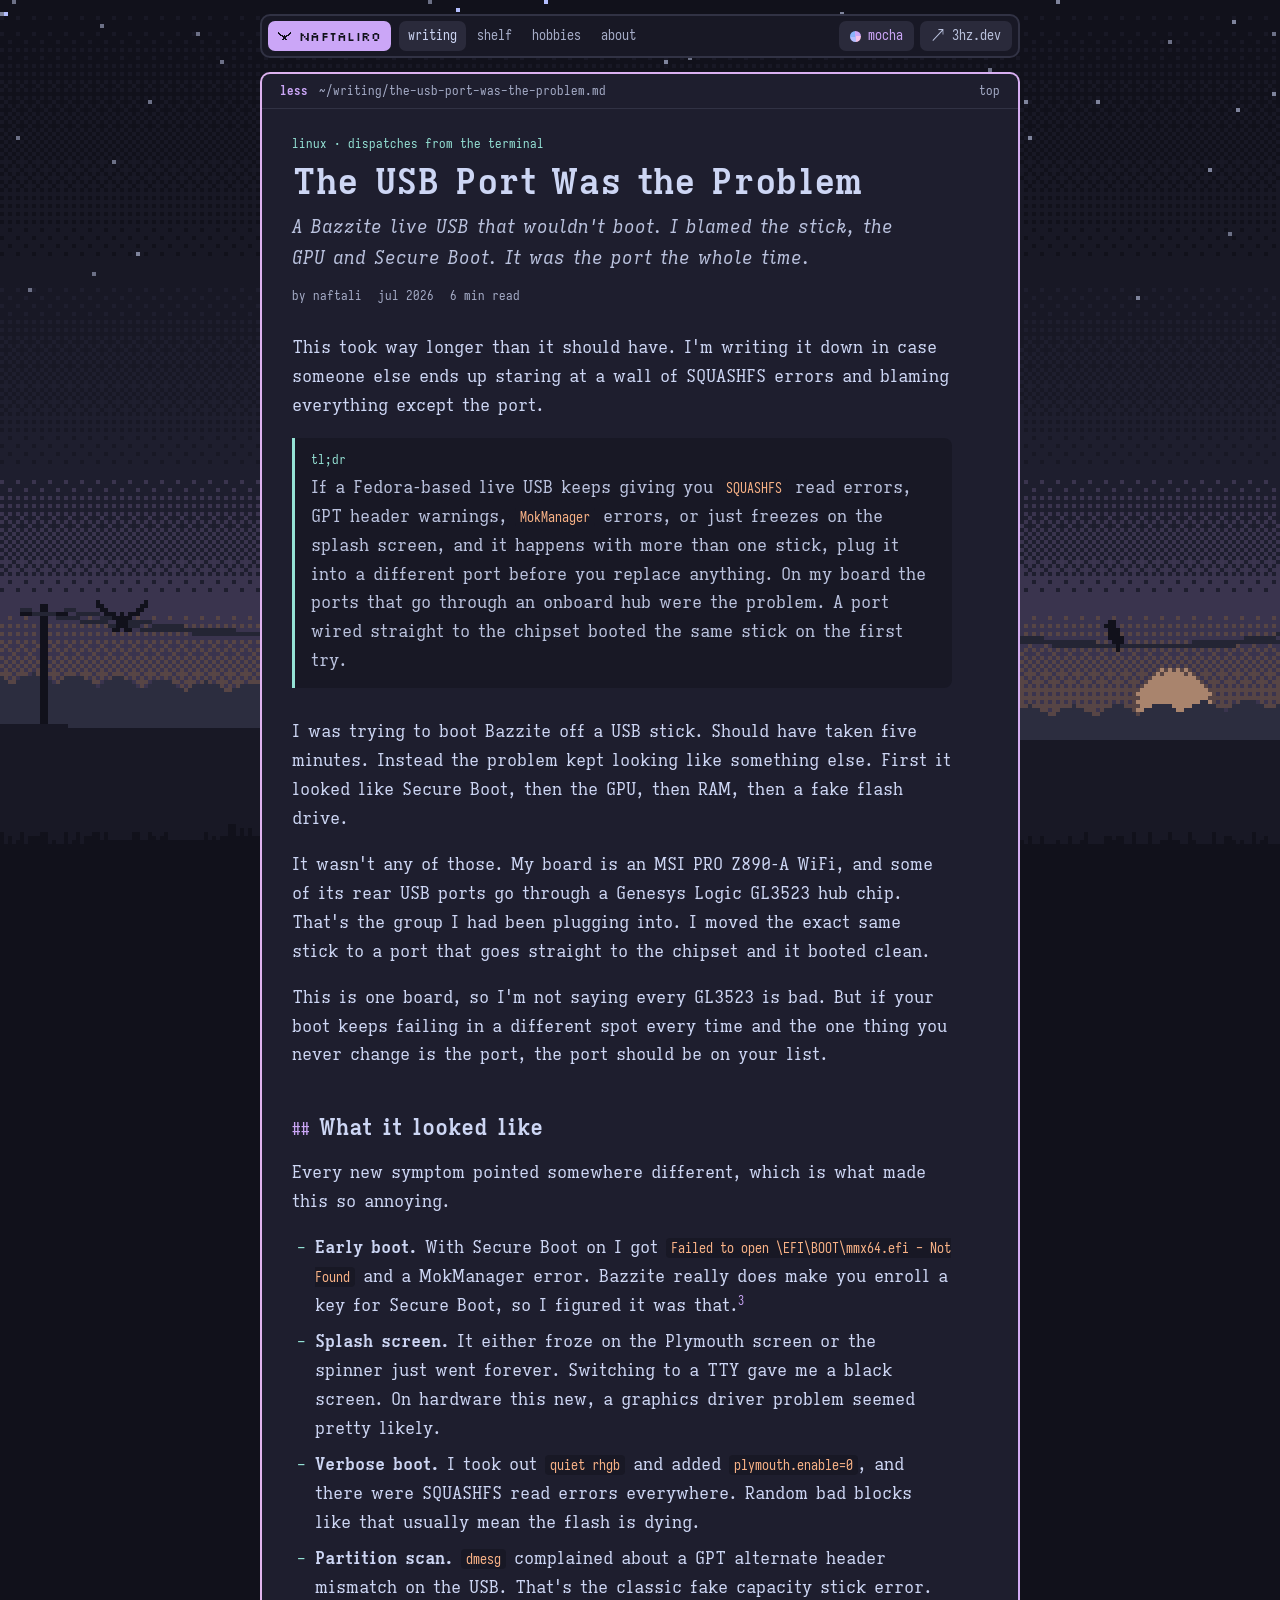
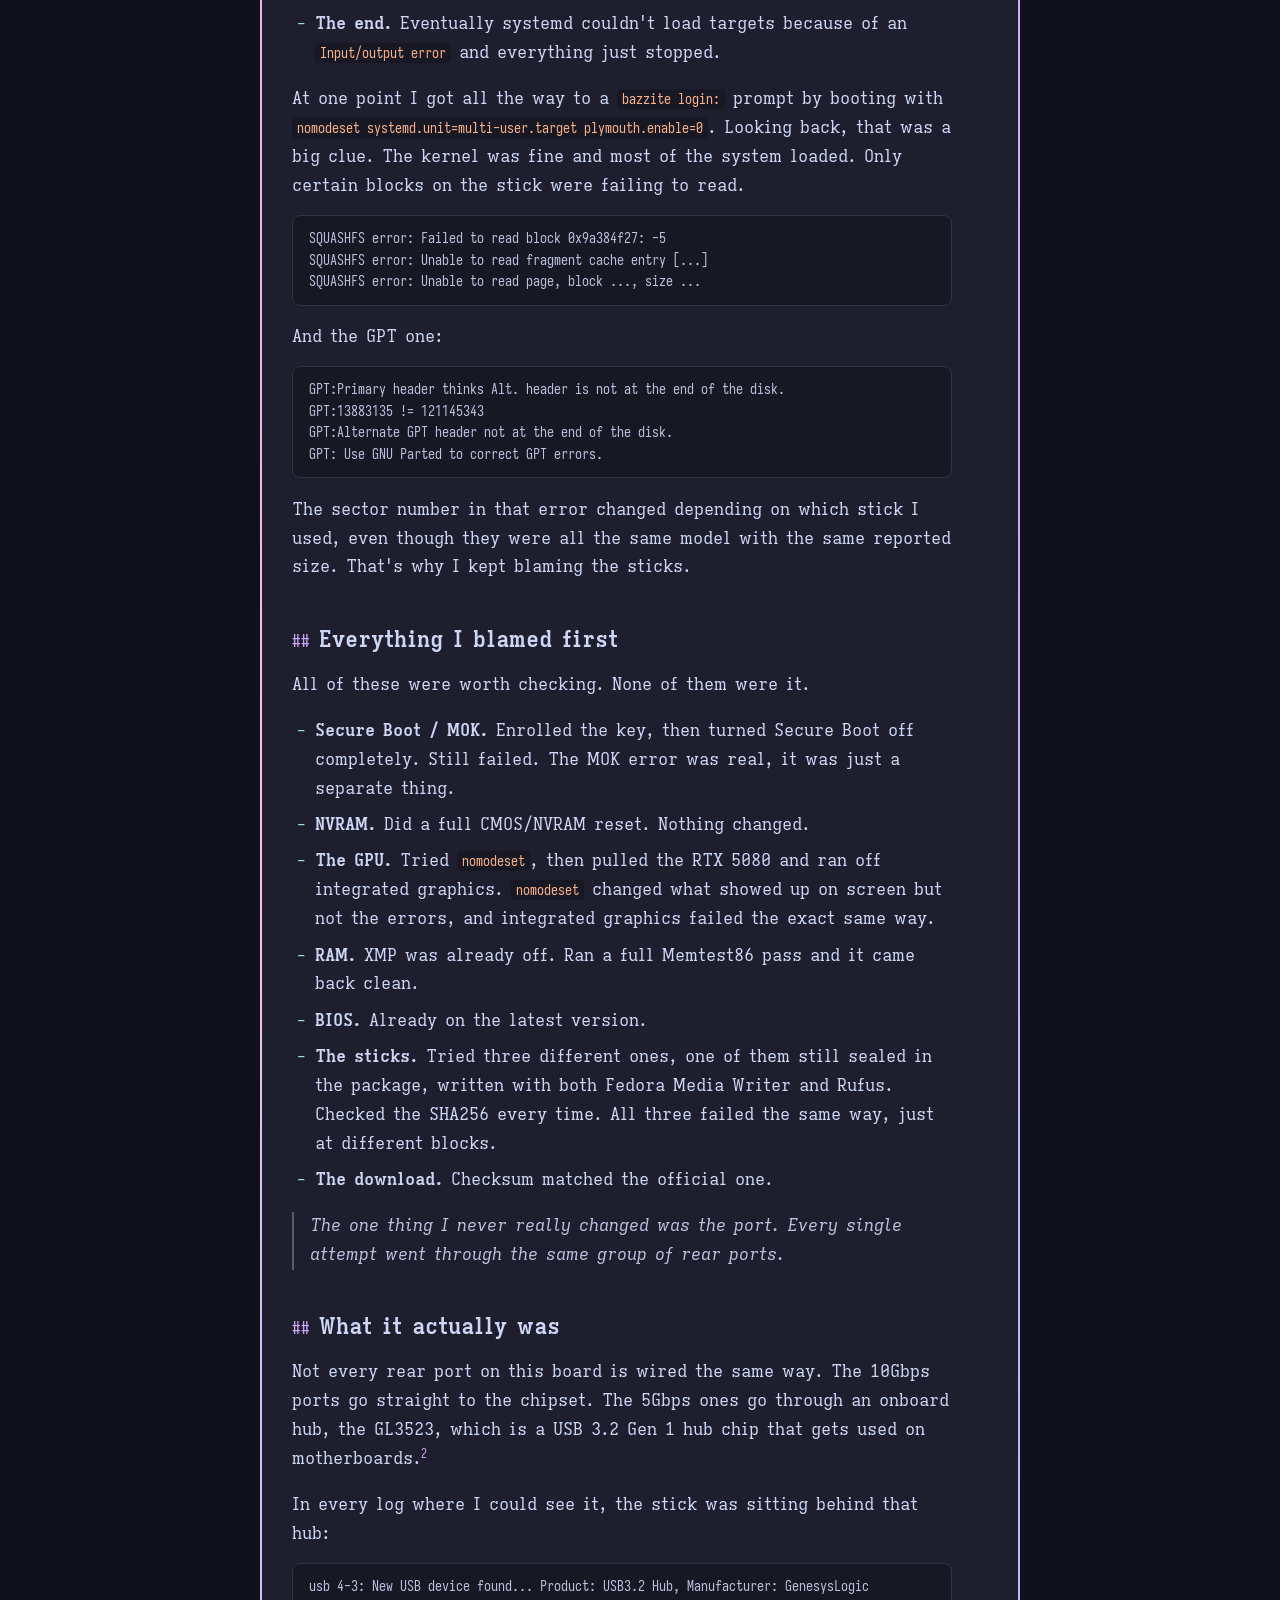
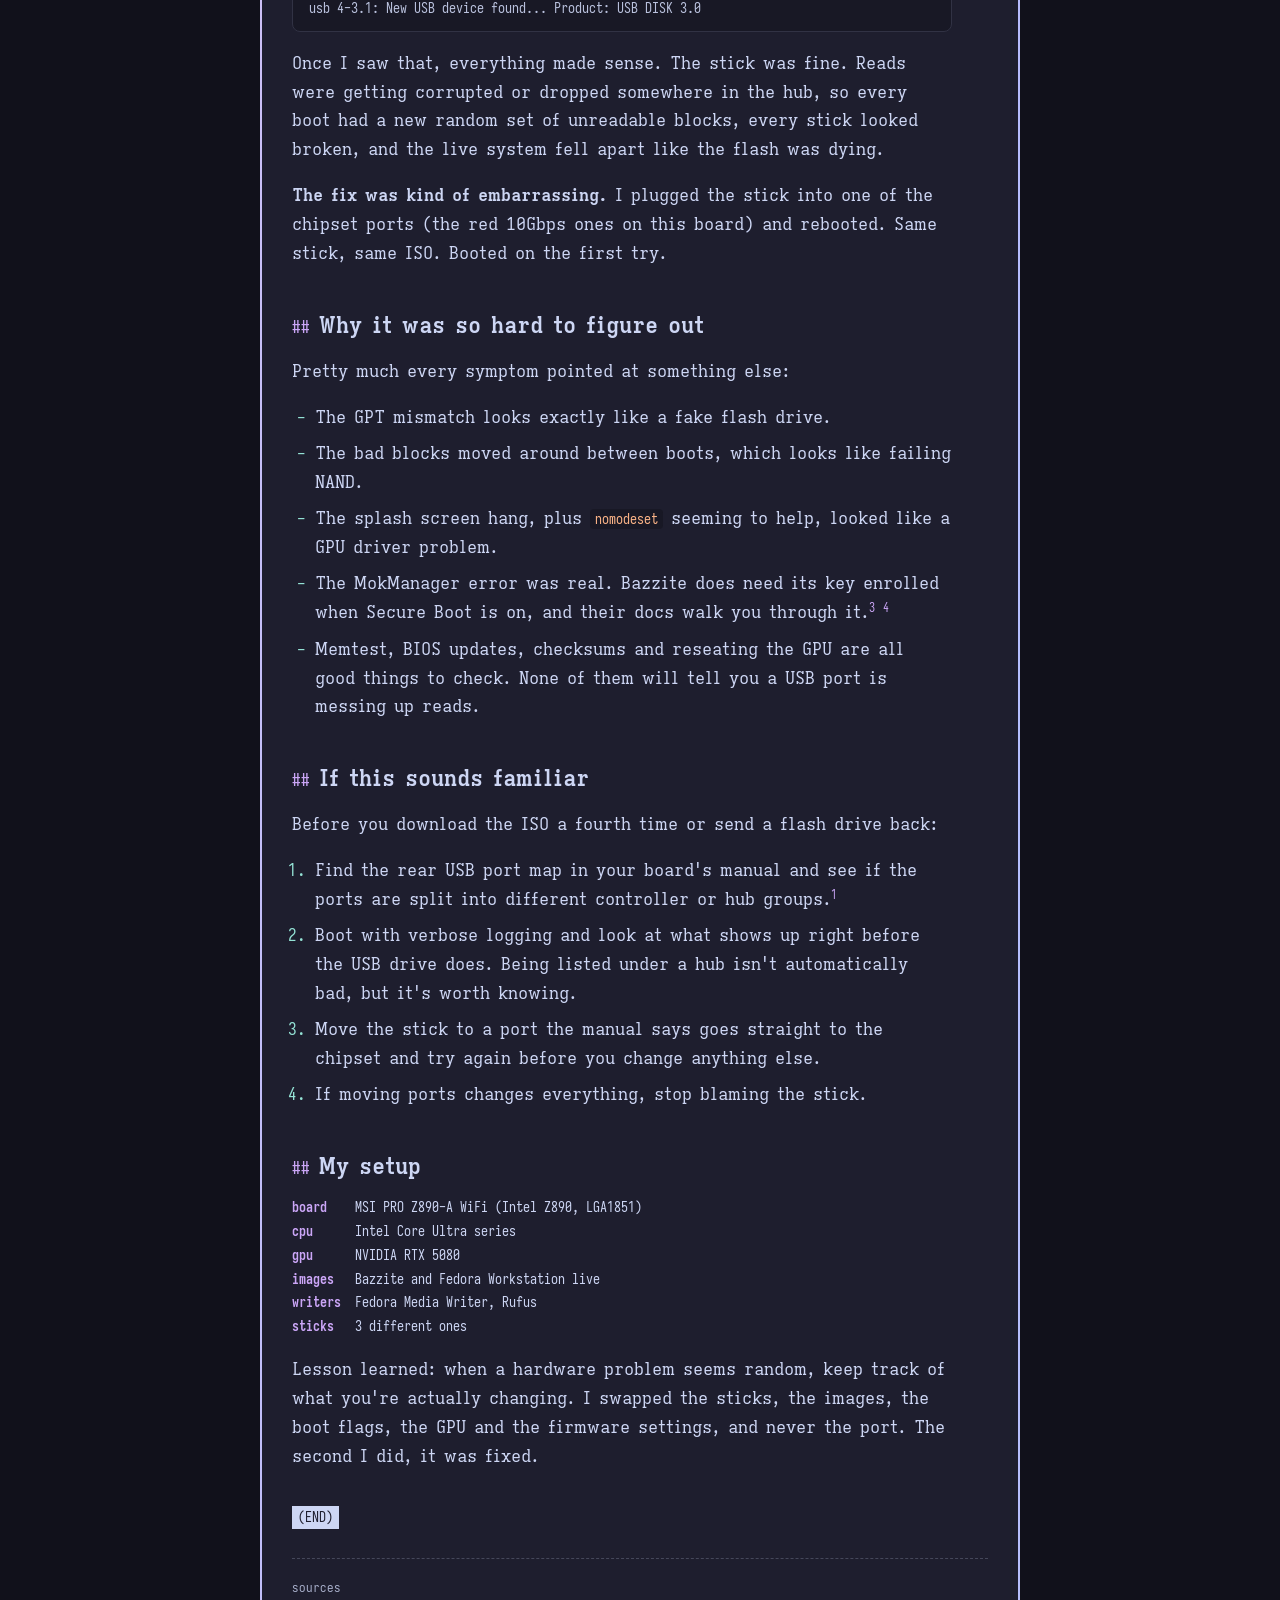
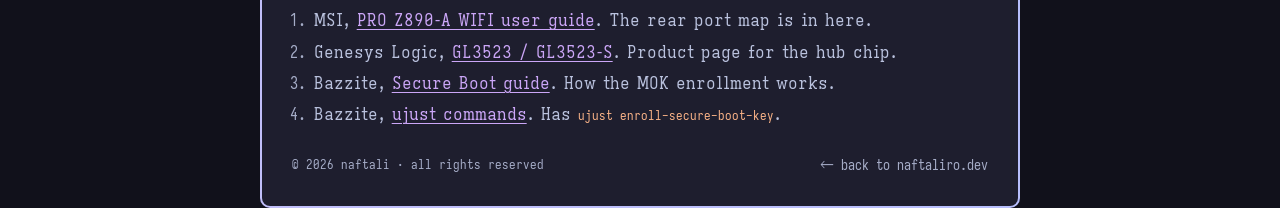
<file: the-usb-port-was-the-problem.html>
<!DOCTYPE html>
<html lang="en">
<head>
  <meta charset="utf-8">
  <meta name="viewport" content="width=device-width, initial-scale=1">
  <title>The USB Port Was the Problem · naftaliro</title>
  <meta name="description" content="A Bazzite live USB that wouldn't boot. I blamed the stick, the GPU and Secure Boot. It was the USB port the whole time.">
  <link rel="canonical" href="https://naftaliro.dev/the-usb-port-was-the-problem.html">
  <meta name="theme-color" content="#1e1e2e">
  <meta property="og:type" content="article">
  <meta property="og:title" content="The USB Port Was the Problem">
  <meta property="og:description" content="A Bazzite live USB that wouldn't boot. I blamed the stick, the GPU and Secure Boot. It was the port the whole time.">
  <meta property="og:image" content="https://naftaliro.dev/assets/img/avatar-512.jpg">
  <meta property="og:url" content="https://naftaliro.dev/the-usb-port-was-the-problem.html">
  <meta name="twitter:card" content="summary">
  <link rel="alternate" type="application/atom+xml" title="naftaliro.dev" href="/feed.xml">
  <link rel="icon" href="/favicon.svg" type="image/svg+xml">
  <link rel="icon" href="/favicon-32.png" sizes="32x32" type="image/png">
  <link rel="apple-touch-icon" href="/apple-touch-icon.png">
  <link rel="preload" href="/assets/fonts/etoile-400-normal.woff2" as="font" type="font/woff2" crossorigin>
  <link rel="stylesheet" href="/assets/css/style.css">
  <script>
    try { var f = localStorage.getItem('flavor'); if (f) document.documentElement.dataset.flavor = f; } catch (e) {}
    document.documentElement.classList.add('js');
  </script>

  <script async src="https://www.googletagmanager.com/gtag/js?id=G-C80S6SM7N3"></script>
  <script>
    window.dataLayer = window.dataLayer || [];
    function gtag(){dataLayer.push(arguments);}
    gtag('js', new Date());
    gtag('config', 'G-C80S6SM7N3');
  </script>
</head>
<body>

<canvas id="wall" aria-hidden="true"></canvas>

<a class="skip" href="#top">skip to content</a>

<header class="bar">
  <a class="bar-logo" href="/" aria-label="naftaliro home">
    <svg viewBox="0 0 13 8" aria-hidden="true"><path d="M0 0h1v1h-1zM12 0h1v1h-1zM0 1h2v1h-2zM11 1h2v1h-2zM1 2h2v1h-2zM10 2h2v1h-2zM2 3h3v1h-3zM6 3h1v1h-1zM8 3h3v1h-3zM4 4h5v1h-5zM5 5h3v1h-3zM5 6h3v1h-3zM4 7h2v1h-2zM7 7h2v1h-2z"/></svg>
    <span>naftaliro</span>
  </a>
  <nav class="nav" aria-label="sections">
    <a href="/#writing" aria-current="page">writing</a>
    <a href="/#shelf">shelf</a>
    <a href="/#hobbies">hobbies</a>
    <a href="/#about">about</a>
  </nav>
  <div class="bar-mods">
    <button class="mod mod-flavor" id="flavor" type="button" title="switch catppuccin flavor (t)">
      <span class="swatch" aria-hidden="true"></span><span class="flavor-name">mocha</span>
    </button>
    <a class="mod mod-3hz" href="https://3hz.dev">↗<span> 3hz.dev</span></a>
  </div>
</header>

<main class="page" id="top">
  <article class="win main" aria-labelledby="t-post">
    <header class="win-bar"><span class="win-title"><b>less</b> ~/writing/the-usb-port-was-the-problem.md</span><span class="win-meta" id="pos">less</span></header>
    <div class="win-body">

      <header class="art-head">
        <p class="art-tags">linux · dispatches from the terminal</p>
        <h1 id="t-post">The USB Port Was the Problem</h1>
        <p class="art-deck">A Bazzite live USB that wouldn't boot. I blamed the stick, the GPU and Secure Boot. It was the port the whole time.</p>
        <p class="art-meta"><span>by naftali</span><span><time datetime="2026-07-18">jul 2026</time></span><span>6 min read</span></p>
      </header>

      <div class="prose">

        <p>This took way longer than it should have. I'm writing it down in case someone else ends up staring at a wall of SQUASHFS errors and blaming everything except the port.</p>

        <p class="note tldr"><span class="note-title">tl;dr</span>If a Fedora-based live USB keeps giving you <code>SQUASHFS</code> read errors, GPT header warnings, <code>MokManager</code> errors, or just freezes on the splash screen, and it happens with more than one stick, plug it into a different port before you replace anything. On my board the ports that go through an onboard hub were the problem. A port wired straight to the chipset booted the same stick on the first try.</p>

        <p>I was trying to boot Bazzite off a USB stick. Should have taken five minutes. Instead the problem kept looking like something else. First it looked like Secure Boot, then the GPU, then RAM, then a fake flash drive.</p>

        <p>It wasn't any of those. My board is an MSI PRO Z890-A WiFi, and some of its rear USB ports go through a Genesys Logic GL3523 hub chip. That's the group I had been plugging into. I moved the exact same stick to a port that goes straight to the chipset and it booted clean.</p>

        <p>This is one board, so I'm not saying every GL3523 is bad. But if your boot keeps failing in a different spot every time and the one thing you never change is the port, the port should be on your list.</p>

        <h2>What it looked like</h2>

        <p>Every new symptom pointed somewhere different, which is what made this so annoying.</p>

        <ul>
          <li><strong>Early boot.</strong> With Secure Boot on I got <code>Failed to open \EFI\BOOT\mmx64.efi - Not Found</code> and a MokManager error. Bazzite really does make you enroll a key for Secure Boot, so I figured it was that.<sup><a href="#src-3">3</a></sup></li>
          <li><strong>Splash screen.</strong> It either froze on the Plymouth screen or the spinner just went forever. Switching to a TTY gave me a black screen. On hardware this new, a graphics driver problem seemed pretty likely.</li>
          <li><strong>Verbose boot.</strong> I took out <code>quiet rhgb</code> and added <code>plymouth.enable=0</code>, and there were SQUASHFS read errors everywhere. Random bad blocks like that usually mean the flash is dying.</li>
          <li><strong>Partition scan.</strong> <code>dmesg</code> complained about a GPT alternate header mismatch on the USB. That's the classic fake capacity stick error.</li>
          <li><strong>The end.</strong> Eventually systemd couldn't load targets because of an <code>Input/output error</code> and everything just stopped.</li>
        </ul>

        <p>At one point I got all the way to a <code>bazzite login:</code> prompt by booting with <code>nomodeset systemd.unit=multi-user.target plymouth.enable=0</code>. Looking back, that was a big clue. The kernel was fine and most of the system loaded. Only certain blocks on the stick were failing to read.</p>

<pre tabindex="0"><code>SQUASHFS error: Failed to read block 0x9a384f27: -5
SQUASHFS error: Unable to read fragment cache entry [...]
SQUASHFS error: Unable to read page, block ..., size ...</code></pre>

        <p>And the GPT one:</p>

<pre tabindex="0"><code>GPT:Primary header thinks Alt. header is not at the end of the disk.
GPT:13883135 != 121145343
GPT:Alternate GPT header not at the end of the disk.
GPT: Use GNU Parted to correct GPT errors.</code></pre>

        <p>The sector number in that error changed depending on which stick I used, even though they were all the same model with the same reported size. That's why I kept blaming the sticks.</p>

        <h2>Everything I blamed first</h2>

        <p>All of these were worth checking. None of them were it.</p>

        <ul>
          <li><strong>Secure Boot / MOK.</strong> Enrolled the key, then turned Secure Boot off completely. Still failed. The MOK error was real, it was just a separate thing.</li>
          <li><strong>NVRAM.</strong> Did a full CMOS/NVRAM reset. Nothing changed.</li>
          <li><strong>The GPU.</strong> Tried <code>nomodeset</code>, then pulled the RTX 5080 and ran off integrated graphics. <code>nomodeset</code> changed what showed up on screen but not the errors, and integrated graphics failed the exact same way.</li>
          <li><strong>RAM.</strong> XMP was already off. Ran a full Memtest86 pass and it came back clean.</li>
          <li><strong>BIOS.</strong> Already on the latest version.</li>
          <li><strong>The sticks.</strong> Tried three different ones, one of them still sealed in the package, written with both Fedora Media Writer and Rufus. Checked the SHA256 every time. All three failed the same way, just at different blocks.</li>
          <li><strong>The download.</strong> Checksum matched the official one.</li>
        </ul>

        <blockquote><p>The one thing I never really changed was the port. Every single attempt went through the same group of rear ports.</p></blockquote>

        <h2>What it actually was</h2>

        <p>Not every rear port on this board is wired the same way. The 10Gbps ports go straight to the chipset. The 5Gbps ones go through an onboard hub, the GL3523, which is a USB 3.2 Gen 1 hub chip that gets used on motherboards.<sup><a href="#src-2">2</a></sup></p>

        <p>In every log where I could see it, the stick was sitting behind that hub:</p>

<pre tabindex="0"><code>usb 4-3: New USB device found... Product: USB3.2 Hub, Manufacturer: GenesysLogic
usb 4-3.1: New USB device found... Product: USB DISK 3.0</code></pre>

        <p>Once I saw that, everything made sense. The stick was fine. Reads were getting corrupted or dropped somewhere in the hub, so every boot had a new random set of unreadable blocks, every stick looked broken, and the live system fell apart like the flash was dying.</p>

        <p><strong>The fix was kind of embarrassing.</strong> I plugged the stick into one of the chipset ports (the red 10Gbps ones on this board) and rebooted. Same stick, same ISO. Booted on the first try.</p>

        <h2>Why it was so hard to figure out</h2>

        <p>Pretty much every symptom pointed at something else:</p>

        <ul>
          <li>The GPT mismatch looks exactly like a fake flash drive.</li>
          <li>The bad blocks moved around between boots, which looks like failing NAND.</li>
          <li>The splash screen hang, plus <code>nomodeset</code> seeming to help, looked like a GPU driver problem.</li>
          <li>The MokManager error was real. Bazzite does need its key enrolled when Secure Boot is on, and their docs walk you through it.<sup><a href="#src-3">3</a></sup> <sup><a href="#src-4">4</a></sup></li>
          <li>Memtest, BIOS updates, checksums and reseating the GPU are all good things to check. None of them will tell you a USB port is messing up reads.</li>
        </ul>

        <h2>If this sounds familiar</h2>

        <p>Before you download the ISO a fourth time or send a flash drive back:</p>

        <ol>
          <li>Find the rear USB port map in your board's manual and see if the ports are split into different controller or hub groups.<sup><a href="#src-1">1</a></sup></li>
          <li>Boot with verbose logging and look at what shows up right before the USB drive does. Being listed under a hub isn't automatically bad, but it's worth knowing.</li>
          <li>Move the stick to a port the manual says goes straight to the chipset and try again before you change anything else.</li>
          <li>If moving ports changes everything, stop blaming the stick.</li>
        </ol>

        <h2>My setup</h2>

        <dl class="specs">
          <div><dt>board</dt><dd>MSI PRO Z890-A WiFi (Intel Z890, LGA1851)</dd></div>
          <div><dt>cpu</dt><dd>Intel Core Ultra series</dd></div>
          <div><dt>gpu</dt><dd>NVIDIA RTX 5080</dd></div>
          <div><dt>images</dt><dd>Bazzite and Fedora Workstation live</dd></div>
          <div><dt>writers</dt><dd>Fedora Media Writer, Rufus</dd></div>
          <div><dt>sticks</dt><dd>3 different ones</dd></div>
        </dl>

        <p>Lesson learned: when a hardware problem seems random, keep track of what you're actually changing. I swapped the sticks, the images, the boot flags, the GPU and the firmware settings, and never the port. The second I did, it was fixed.</p>
      </div>

      <p class="end" aria-hidden="true">(END)</p>

      <section class="after" aria-labelledby="t-src">
        <h2 id="t-src">sources</h2>
        <ol>
          <li id="src-1">MSI, <a href="https://download-2.msi.com/archive/mnu_exe/mb/PROZ890-AWIFI_English.pdf">PRO Z890-A WIFI user guide</a>. The rear port map is in here.</li>
          <li id="src-2">Genesys Logic, <a href="https://www.genesyslogic.com.tw/en/product-detail/USB3.2Gen1_Hub/GL3523_GL3523-S">GL3523 / GL3523-S</a>. Product page for the hub chip.</li>
          <li id="src-3">Bazzite, <a href="https://docs.bazzite.gg/General/Installation_Guide/secure_boot/">Secure Boot guide</a>. How the MOK enrollment works.</li>
          <li id="src-4">Bazzite, <a href="https://docs.bazzite.gg/Installing_and_Managing_Software/ujust/">ujust commands</a>. Has <code>ujust enroll-secure-boot-key</code>.</li>
        </ol>
      </section>

      <footer class="art-foot">
        <span>© 2026 naftali · all rights reserved</span>
        <a class="back" href="/">← back to naftaliro.dev</a>
      </footer>
    </div>
  </article>
</main>

<script src="/assets/js/main.js" defer></script>
</body>
</html>
</file>
<file: assets/css/style.css>
/* naftaliro.dev
   same catppuccin palettes as 3hz.dev, just slowed down for reading.
   colors: https://catppuccin.com/palette  (mocha is the default) */

@font-face { font-family: "Iosevka Etoile"; src: url("../fonts/etoile-400-normal.woff2") format("woff2"); font-weight: 400; font-style: normal; font-display: swap; }
@font-face { font-family: "Iosevka Etoile"; src: url("../fonts/etoile-400-italic.woff2") format("woff2"); font-weight: 400; font-style: italic; font-display: swap; }
@font-face { font-family: "Iosevka Etoile"; src: url("../fonts/etoile-700-normal.woff2") format("woff2"); font-weight: 700; font-style: normal; font-display: swap; }
@font-face { font-family: "Iosevka Etoile"; src: url("../fonts/etoile-700-italic.woff2") format("woff2"); font-weight: 700; font-style: italic; font-display: swap; }
@font-face { font-family: "Iosevka"; src: url("../fonts/iosevka-400-normal.woff2") format("woff2"); font-weight: 400; font-style: normal; font-display: swap; }
@font-face { font-family: "Iosevka"; src: url("../fonts/iosevka-700-normal.woff2") format("woff2"); font-weight: 700; font-style: normal; font-display: swap; }
@font-face { font-family: "Silkscreen"; src: url("../fonts/silkscreen-400.woff2") format("woff2"); font-weight: 400; font-style: normal; font-display: swap; }

/* ── palettes ─────────────────────────────────────────── */

:root, [data-flavor="mocha"] {
  --rosewater:#f5e0dc; --flamingo:#f2cdcd; --pink:#f5c2e7; --mauve:#cba6f7; --red:#f38ba8; --maroon:#eba0ac;
  --peach:#fab387; --yellow:#f9e2af; --green:#a6e3a1; --teal:#94e2d5; --sky:#89dceb; --sapphire:#74c7ec;
  --blue:#89b4fa; --lavender:#b4befe; --text:#cdd6f4; --subtext1:#bac2de; --subtext0:#a6adc8;
  --overlay2:#9399b2; --overlay1:#7f849c; --overlay0:#6c7086; --surface2:#585b70; --surface1:#45475a;
  --surface0:#313244; --base:#1e1e2e; --mantle:#181825; --crust:#11111b;
  color-scheme: dark;
}
[data-flavor="macchiato"] {
  --rosewater:#f4dbd6; --flamingo:#f0c6c6; --pink:#f5bde6; --mauve:#c6a0f6; --red:#ed8796; --maroon:#ee99a0;
  --peach:#f5a97f; --yellow:#eed49f; --green:#a6da95; --teal:#8bd5ca; --sky:#91d7e3; --sapphire:#7dc4e4;
  --blue:#8aadf4; --lavender:#b7bdf8; --text:#cad3f5; --subtext1:#b8c0e0; --subtext0:#a5adcb;
  --overlay2:#939ab7; --overlay1:#8087a2; --overlay0:#6e738d; --surface2:#5b6078; --surface1:#494d64;
  --surface0:#363a4f; --base:#24273a; --mantle:#1e2030; --crust:#181926;
  color-scheme: dark;
}
[data-flavor="frappe"] {
  --rosewater:#f2d5cf; --flamingo:#eebebe; --pink:#f4b8e4; --mauve:#ca9ee6; --red:#e78284; --maroon:#ea999c;
  --peach:#ef9f76; --yellow:#e5c890; --green:#a6d189; --teal:#81c8be; --sky:#99d1db; --sapphire:#85c1dc;
  --blue:#8caaee; --lavender:#babbf1; --text:#c6d0f5; --subtext1:#b5bfe2; --subtext0:#a5adce;
  --overlay2:#949cbb; --overlay1:#838ba7; --overlay0:#737994; --surface2:#626880; --surface1:#51576d;
  --surface0:#414559; --base:#303446; --mantle:#292c3c; --crust:#232634;
  color-scheme: dark;
}
[data-flavor="latte"] {
  /* same deal as 3hz: latte's accents pulled darker so small text stays readable */
  --rosewater:#974b3c; /* #dc8a78 */ --flamingo:#a24346; /* #dd7878 */ --pink:#a33389;  /* #ea76cb */
  --mauve:#802ce4;     /* #8839ef */ --red:#c20f35;      /* #d20f39 */ --maroon:#c01935; /* #e64553 */
  --peach:#aa4005;     /* #fe640b */ --yellow:#8a5507;   /* #df8e1d */ --green:#1f7107;  /* #40a02b */
  --teal:#056d73;      /* #179299 */ --sky:#046993;      /* #04a5e5 */ --sapphire:#076c7c; /* #209fb5 */
  --blue:#0b55e3;      /* #1e66f5 */ --lavender:#4755c6; /* #7287fd */
  --text:#4c4f69; --subtext1:#5c5f77; --subtext0:#5c5f77; /* #6c6f85 */
  --overlay2:#7c7f93; --overlay1:#8c8fa1; --overlay0:#9ca0b0; --surface2:#acb0be; --surface1:#bcc0cc;
  --surface0:#ccd0da; --base:#eff1f5; --mantle:#e6e9ef; --crust:#dce0e8;
  color-scheme: light;
}

/* ── knobs ────────────────────────────────────────────── */

:root {
  --page: 780px;         /* how wide the column gets */
  --radius: 10px;
  --border: 2px;
  --serif: "Iosevka Etoile", "Iowan Old Style", "Palatino Linotype", Georgia, serif;
  --mono: "Iosevka", "JetBrains Mono", ui-monospace, "SFMono-Regular", Menlo, Consolas, monospace;
  --pixel: "Silkscreen", var(--mono);
  --dim: var(--subtext0);        /* secondary text */
  --pill: color-mix(in srgb, var(--surface0) 70%, var(--mantle));
  --on-accent: var(--crust);     /* text sitting on an accent color */
  --glow: conic-gradient(from 45deg, var(--mauve), var(--lavender), var(--pink), var(--mauve));
}
:root[data-flavor="latte"] { --pill: var(--base); --on-accent: var(--base); }
@supports not (color: color-mix(in srgb, red, blue)) {
  :root { --pill: var(--surface0); }
}

/* ── base ─────────────────────────────────────────────── */

*, *::before, *::after { box-sizing: border-box; }
html { background: var(--crust); -webkit-text-size-adjust: 100%; }
body {
  margin: 0;
  min-height: 100vh;
  font-family: var(--serif);
  font-size: 16.5px;
  line-height: 1.75;
  color: var(--text);
}
p, ul, ol, dl, dd, h1, h2, h3, pre, blockquote, figure { margin: 0; }
ul, ol { padding: 0; list-style: none; }
a { color: var(--mauve); text-decoration-thickness: 1px; text-underline-offset: 3px; }
a:hover { color: var(--pink); }
:focus-visible { outline: 2px solid var(--mauve); outline-offset: 2px; border-radius: 4px; }
::selection { background: color-mix(in srgb, var(--mauve) 35%, transparent); color: var(--text); }
b, strong { font-weight: 700; }
.ic { width: 18px; height: 18px; fill: none; stroke: currentColor; stroke-width: 2; stroke-linecap: round; stroke-linejoin: round; flex-shrink: 0; }

.sr-only { position: absolute; width: 1px; height: 1px; margin: -1px; padding: 0; overflow: hidden; clip: rect(0 0 0 0); white-space: nowrap; border: 0; }
.skip { position: absolute; left: -999px; top: 8px; z-index: 50; background: var(--mauve); color: var(--on-accent); padding: 4px 10px; border-radius: 6px; font-family: var(--mono); }
.skip:focus { left: 8px; }

/* the wallpaper sits behind everything. same prairie as 3hz, but it's dusk and nothing moves */
#wall {
  position: fixed; inset: 0;
  width: 100vw; height: 100vh; height: 100lvh;
  image-rendering: pixelated;
  z-index: -1;
  background: var(--crust);
}

/* ── bar ──────────────────────────────────────────────── */

.bar {
  display: flex; align-items: center; gap: 8px;
  width: calc(100% - 20px);
  max-width: calc(var(--page) - 20px);
  min-height: 42px;
  margin: 14px auto 0;
  padding: 5px 6px;
  font-family: var(--mono);
  font-size: 13.5px;
  line-height: 1.6;
  background: var(--mantle);
  border: var(--border) solid var(--surface0);
  border-radius: var(--radius);
}
.bar a { text-decoration: none; }
.bar-logo {
  display: flex; align-items: center; gap: 8px;
  height: 30px; padding: 0 10px;
  color: var(--on-accent);
  background: var(--mauve);
  border-radius: 7px;
  font-family: var(--pixel);
  font-size: 13px;
  letter-spacing: .02em;
}
.bar-logo:hover { color: var(--on-accent); background: var(--lavender); }
.bar-logo svg { width: 13px; height: 8px; fill: currentColor; shape-rendering: crispEdges; }

.nav { display: flex; gap: 2px; }
.nav a {
  display: flex; align-items: center;
  height: 30px; padding: 0 9px;
  color: var(--dim);
  border-radius: 7px;
}
.nav a:hover { background: var(--pill); color: var(--text); }
.nav a[aria-current] { background: var(--pill); color: var(--text); }

.bar-mods { display: flex; gap: 6px; margin-left: auto; }
.mod {
  display: flex; align-items: center; gap: 7px;
  height: 30px; padding: 0 11px;
  font: inherit;
  color: var(--subtext1);
  background: var(--pill);
  border: 0;
  border-radius: 7px;
  white-space: nowrap;
}
a.mod:hover { color: var(--text); background: var(--surface1); }
.mod-flavor { color: var(--mauve); cursor: pointer; }
.mod-flavor:hover { background: var(--surface1); }
.swatch { width: 11px; height: 11px; border-radius: 50%; background: conic-gradient(var(--mauve) 0 25%, var(--pink) 0 50%, var(--lavender) 0 75%, var(--blue) 0); }

/* ── windows ──────────────────────────────────────────── */

.page {
  display: flex; flex-direction: column; gap: 14px;
  max-width: var(--page);
  margin: 0 auto;
  padding: 14px 10px 0;
}

.win {
  min-width: 0;
  background: var(--base);
  border: var(--border) solid var(--surface0);
  border-radius: var(--radius);
}
/* the one you're meant to look at gets the 3hz border, minus the spinning */
.win.main {
  border-color: transparent;
  background: linear-gradient(var(--base), var(--base)) padding-box, var(--glow) border-box;
}

.win-bar {
  display: flex; align-items: center; justify-content: space-between; gap: 12px;
  padding: 7px 18px 6px;
  font-family: var(--mono);
  font-size: 13px;
  line-height: 1.6;
  color: var(--dim);
  border-bottom: 1px solid var(--surface0);
}
.win-bar h1, .win-bar h2, .win-title { font-size: inherit; font-weight: 400; color: var(--subtext0); }
.win-bar b { color: var(--subtext1); margin-right: 4px; }
.win.main .win-bar b { color: var(--mauve); }
.win-meta { color: var(--dim); white-space: nowrap; }
.win-body { padding: 24px 30px 28px; }

/* little mono labels inside windows ("reading", "watching") */
.label {
  font-family: var(--mono);
  font-size: 13px; font-weight: 400;
  color: var(--dim);
  margin-bottom: 14px;
}
.label::before { content: "# "; color: var(--mauve); }
.label:not(:first-child) { margin-top: 30px; }

/* ── hello ────────────────────────────────────────────── */

.hello { display: flex; gap: 24px; align-items: flex-start; }
.hello-pic {
  display: block; flex-shrink: 0;
  width: 88px; height: 88px;
  margin-top: 6px;
  border-radius: 8px;
}
.hello h1 {
  font-size: 2.1rem;
  line-height: 1.15;
  font-weight: 700;
  letter-spacing: -.01em;
  margin-bottom: 12px;
}
.hello h1 span { color: var(--mauve); }
.hello p { color: var(--subtext1); max-width: 56ch; }
.hello p + p { margin-top: 10px; }

/* ── writing ──────────────────────────────────────────── */

.posts li {
  position: relative;
  display: grid;
  grid-template-columns: 9ch minmax(0, 1fr);
  column-gap: 18px;
  padding: 16px 0;
}
.posts li + li { border-top: 1px dashed var(--surface1); }
.posts li:first-child { padding-top: 0; }
.posts li:last-child { padding-bottom: 0; }
.post-date {
  font-family: var(--mono);
  font-size: 13.5px;
  color: var(--dim);
  padding-top: 4px;
  white-space: nowrap;
}
.post-title { font-size: 1.2rem; line-height: 1.35; font-weight: 700; }
.post-title a { color: var(--text); text-decoration: none; }
/* the whole row is clickable, but only the title is the link */
.post-title a::after { content: ""; position: absolute; inset: 0; border-radius: 8px; }
.posts li:hover .post-title a { color: var(--mauve); }
.post-title a:focus-visible { outline: none; }
.post-title a:focus-visible::after { outline: 2px solid var(--mauve); outline-offset: 6px; }
.post-meta { font-family: var(--mono); font-size: 13px; color: var(--dim); margin-top: 2px; }
.post-meta .tag { color: var(--teal); }
.post-blurb { color: var(--subtext1); margin-top: 6px; }
.post.wip .post-title { color: var(--subtext1); }
.badge {
  display: inline-block;
  padding: 0 7px;
  font-family: var(--mono);
  font-size: 12px;
  line-height: 19px;
  border-radius: 4px;
  color: var(--on-accent);
  background: var(--yellow);
}

/* ── shelf ────────────────────────────────────────────── */

.shelf li + li { margin-top: 18px; }
.shelf-head { display: flex; flex-wrap: wrap; align-items: baseline; column-gap: 10px; }
.shelf-head cite { font-style: normal; font-weight: 700; }
.shelf-by { color: var(--dim); font-style: italic; }
.stars { margin-left: auto; font-family: var(--mono); font-size: 14px; color: var(--yellow); letter-spacing: 1px; white-space: nowrap; }
.stars .off { color: var(--dim); }
.shelf-take { color: var(--subtext1); margin-top: 2px; }
.shelf-status { font-family: var(--mono); font-size: 13px; color: var(--teal); margin-top: 2px; }

/* ── hobbies ──────────────────────────────────────────── */

.hobby + .hobby { margin-top: 22px; }
.hobby h3 {
  display: flex; align-items: center; gap: 8px;
  font-family: var(--mono);
  font-size: 14.5px; font-weight: 700;
  color: var(--text);
  margin-bottom: 4px;
}
.hobby h3 .ic { color: var(--mauve); width: 17px; height: 17px; }
.hobby p { color: var(--subtext1); }
.birds { display: flex; flex-wrap: wrap; gap: 6px; margin-top: 10px; }
.birds li {
  padding: 0 9px;
  font-family: var(--mono);
  font-size: 12.5px;
  line-height: 22px;
  color: var(--subtext1);
  border: 1px solid var(--surface1);
  border-radius: 999px;
}
.birds li.more { color: var(--dim); border-style: dashed; }

/* ── about ────────────────────────────────────────────── */

.qa details + details { border-top: 1px dashed var(--surface1); }
.qa summary {
  display: flex; gap: 10px; align-items: baseline;
  padding: 10px 0;
  cursor: pointer;
  list-style: none;
  color: var(--text);
}
.qa summary::-webkit-details-marker { display: none; }
.qa summary::before {
  content: "▸";
  font-family: var(--mono);
  color: var(--mauve);
  transition: transform .15s;
}
.qa details[open] summary::before { transform: rotate(90deg); }
.qa summary:hover { color: var(--mauve); }
.qa details:first-child summary { padding-top: 0; }
.qa details p { color: var(--subtext1); padding: 0 0 14px 1.4em; }

/* ── footer ───────────────────────────────────────────── */

.foot {
  max-width: var(--page);
  margin: 26px auto 0;
  padding: 0 16px 90px;
  font-family: var(--mono);
  font-size: 13px;
  text-align: center;
  color: var(--dim);
}
.foot a { color: var(--subtext1); }
.foot a:hover { color: var(--mauve); }
.foot-line { margin-top: 6px; font-family: var(--serif); font-size: 16px; font-style: italic; color: var(--subtext0); }

/* ── articles ─────────────────────────────────────────── */

.back { font-family: var(--mono); font-size: 13.5px; color: var(--dim); text-decoration: none; }
.back:hover { color: var(--mauve); }

.art-head { margin-bottom: 26px; }
.art-tags { font-family: var(--mono); font-size: 13px; color: var(--teal); }
.art-head h1 {
  font-size: 2.25rem;
  line-height: 1.12;
  letter-spacing: -.01em;
  margin: 6px 0 10px;
}
.art-deck { font-size: 1.1rem; font-style: italic; color: var(--subtext1); max-width: 58ch; }
.art-meta { display: flex; flex-wrap: wrap; gap: 4px 16px; margin-top: 12px; font-family: var(--mono); font-size: 13px; color: var(--dim); }

.note {
  margin: 0 0 30px;
  padding: 12px 16px;
  color: var(--subtext1);
  font-style: italic;
  background: var(--mantle);
  border-left: 3px solid var(--mauve);
  border-radius: 0 8px 8px 0;
}
.note-title { display: block; font-family: var(--mono); font-style: normal; font-size: 12.5px; color: var(--mauve); margin-bottom: 2px; }
.note.tldr { font-style: normal; border-color: var(--teal); }
.note.tldr .note-title { color: var(--teal); }

.prose { max-width: 66ch; }
.prose:focus { outline: none; }
.prose > * + * { margin-top: 1.05em; }
.prose h2 {
  margin-top: 2em;
  font-size: 1.35rem;
  line-height: 1.3;
  color: var(--text);
}
.prose h2::before { content: "## "; font-family: var(--mono); font-size: .8em; font-weight: 400; color: var(--mauve); }
.prose ul, .prose ol { padding-left: 1.4em; }
.prose ul { list-style: none; }
.prose ul > li { position: relative; }
.prose ul > li::before { content: "-"; position: absolute; left: -1.1em; font-family: var(--mono); color: var(--teal); }
.prose ol { list-style: decimal; }
.prose ol > li::marker { font-family: var(--mono); color: var(--teal); }
.prose li + li { margin-top: .45em; }
.prose code {
  font-family: var(--mono);
  font-size: .86em;
  padding: 1px 5px;
  color: var(--peach);
  background: var(--mantle);
  border-radius: 4px;
  overflow-wrap: anywhere;
}
.prose pre {
  padding: 12px 16px;
  font-family: var(--mono);
  font-size: 13.5px;
  line-height: 1.6;
  color: var(--subtext1);
  background: var(--mantle);
  border: 1px solid var(--surface0);
  border-radius: 8px;
  overflow-x: auto;
}
.prose pre code { padding: 0; font-size: inherit; color: inherit; background: none; overflow-wrap: normal; }
.prose blockquote {
  padding-left: 16px;
  font-style: italic;
  color: var(--subtext1);
  border-left: 2px solid var(--surface2);
}
/* scene break */
.prose hr { margin: 2em 0; border: 0; text-align: center; }
.prose hr::after { content: "⁂"; font-size: 1.1rem; color: var(--dim); }
/* no != turning into ≠ in logs */
.prose code, .prose pre, .after code { font-variant-ligatures: none; }
.prose sup { font-family: var(--mono); font-size: .7em; line-height: 0; }
.prose sup a { text-decoration: none; }
.after code { font-family: var(--mono); font-size: .86em; color: var(--peach); }

/* a fastfetch-looking box for hardware specs */
.specs { font-family: var(--mono); font-size: 14px; line-height: 1.7; }
.specs > div { display: grid; grid-template-columns: 8ch minmax(0, 1fr); column-gap: 1ch; }
.specs dt { color: var(--mauve); font-weight: 700; }
.specs dd { color: var(--text); }

.end {
  display: inline-block;
  margin-top: 34px;
  padding: 0 6px;
  font-family: var(--mono);
  font-size: 13.5px;
  color: var(--base);
  background: var(--text);
}

.after { margin-top: 26px; padding-top: 18px; border-top: 1px dashed var(--surface1); font-size: 15.5px; color: var(--subtext1); }
.after h2 { font-family: var(--mono); font-size: 13px; font-weight: 400; color: var(--dim); margin-bottom: 8px; }
.after ol { list-style: decimal; padding-left: 1.4em; }
.after li + li { margin-top: 4px; }
.after li::marker { font-family: var(--mono); color: var(--dim); }
.art-foot { display: flex; justify-content: space-between; flex-wrap: wrap; gap: 8px 16px; margin-top: 26px; font-family: var(--mono); font-size: 13px; color: var(--dim); }

/* content warning. without js the story is just visible under it */
.cw {
  margin-bottom: 30px;
  padding: 16px 18px;
  background: var(--mantle);
  border: 1px solid var(--surface1);
  border-left: 3px solid var(--red);
  border-radius: 0 8px 8px 0;
}
.cw h2 { font-family: var(--mono); font-size: 13.5px; color: var(--red); margin-bottom: 6px; }
.cw p { color: var(--subtext1); }
.cw p + p { margin-top: 8px; }
.cw-actions { display: none; gap: 10px; flex-wrap: wrap; margin-top: 14px; }
.js .cw-actions { display: flex; }
.btn {
  display: inline-block;
  padding: 5px 13px;
  font: inherit; font-family: var(--mono); font-size: 13.5px;
  color: var(--on-accent);
  background: var(--mauve);
  border: 0; border-radius: 7px;
  text-decoration: none;
  cursor: pointer;
}
.btn:hover { background: var(--lavender); color: var(--on-accent); }
.btn.ghost { color: var(--subtext1); background: var(--pill); }
.btn.ghost:hover { color: var(--text); background: var(--surface1); }
.js .gated:not(.open) { display: none; }
.js .cw.passed .cw-actions { display: none; }

.help {
  margin-top: 26px;
  padding: 12px 16px;
  font-size: 15.5px;
  color: var(--subtext1);
  background: var(--mantle);
  border-radius: 8px;
}
.help strong { display: block; font-family: var(--mono); font-size: 13px; color: var(--teal); }

/* 404 */
.lost h1 { font-size: 1.6rem; line-height: 1.2; margin-bottom: 8px; }
.lost p { color: var(--subtext1); margin-bottom: 18px; }

/* ── small screens ────────────────────────────────────── */

@media (max-width: 720px) {
  body { font-size: 16px; }
  .bar { width: calc(100% - 16px); margin-top: 8px; flex-wrap: wrap; }
  .page { padding: 8px 8px 0; gap: 10px; }
  .win-bar { padding: 7px 14px 6px; }
  .win-body { padding: 18px 16px 22px; }
  .hello { flex-direction: column; gap: 14px; }
  .hello-pic { width: 72px; height: 72px; margin: 0; }
  .hello h1 { font-size: 1.8rem; }
  .posts li { grid-template-columns: minmax(0, 1fr); }
  .post-date { padding: 0; }
  .art-head h1 { font-size: 1.85rem; }
  .specs > div { grid-template-columns: minmax(0, 1fr); }
  .specs dd { margin-bottom: 4px; }
}
@media (max-width: 560px) {
  .nav { order: 3; width: 100%; justify-content: space-between; border-top: 1px solid var(--surface0); padding-top: 5px; }
  .mod-flavor .flavor-name { display: none; }
}
@media (max-width: 360px) {
  .nav a { padding: 0 6px; }
  .mod-3hz span { display: none; }
}

@media (prefers-reduced-motion: reduce) {
  *, *::before, *::after { transition: none !important; }
}
</file>
